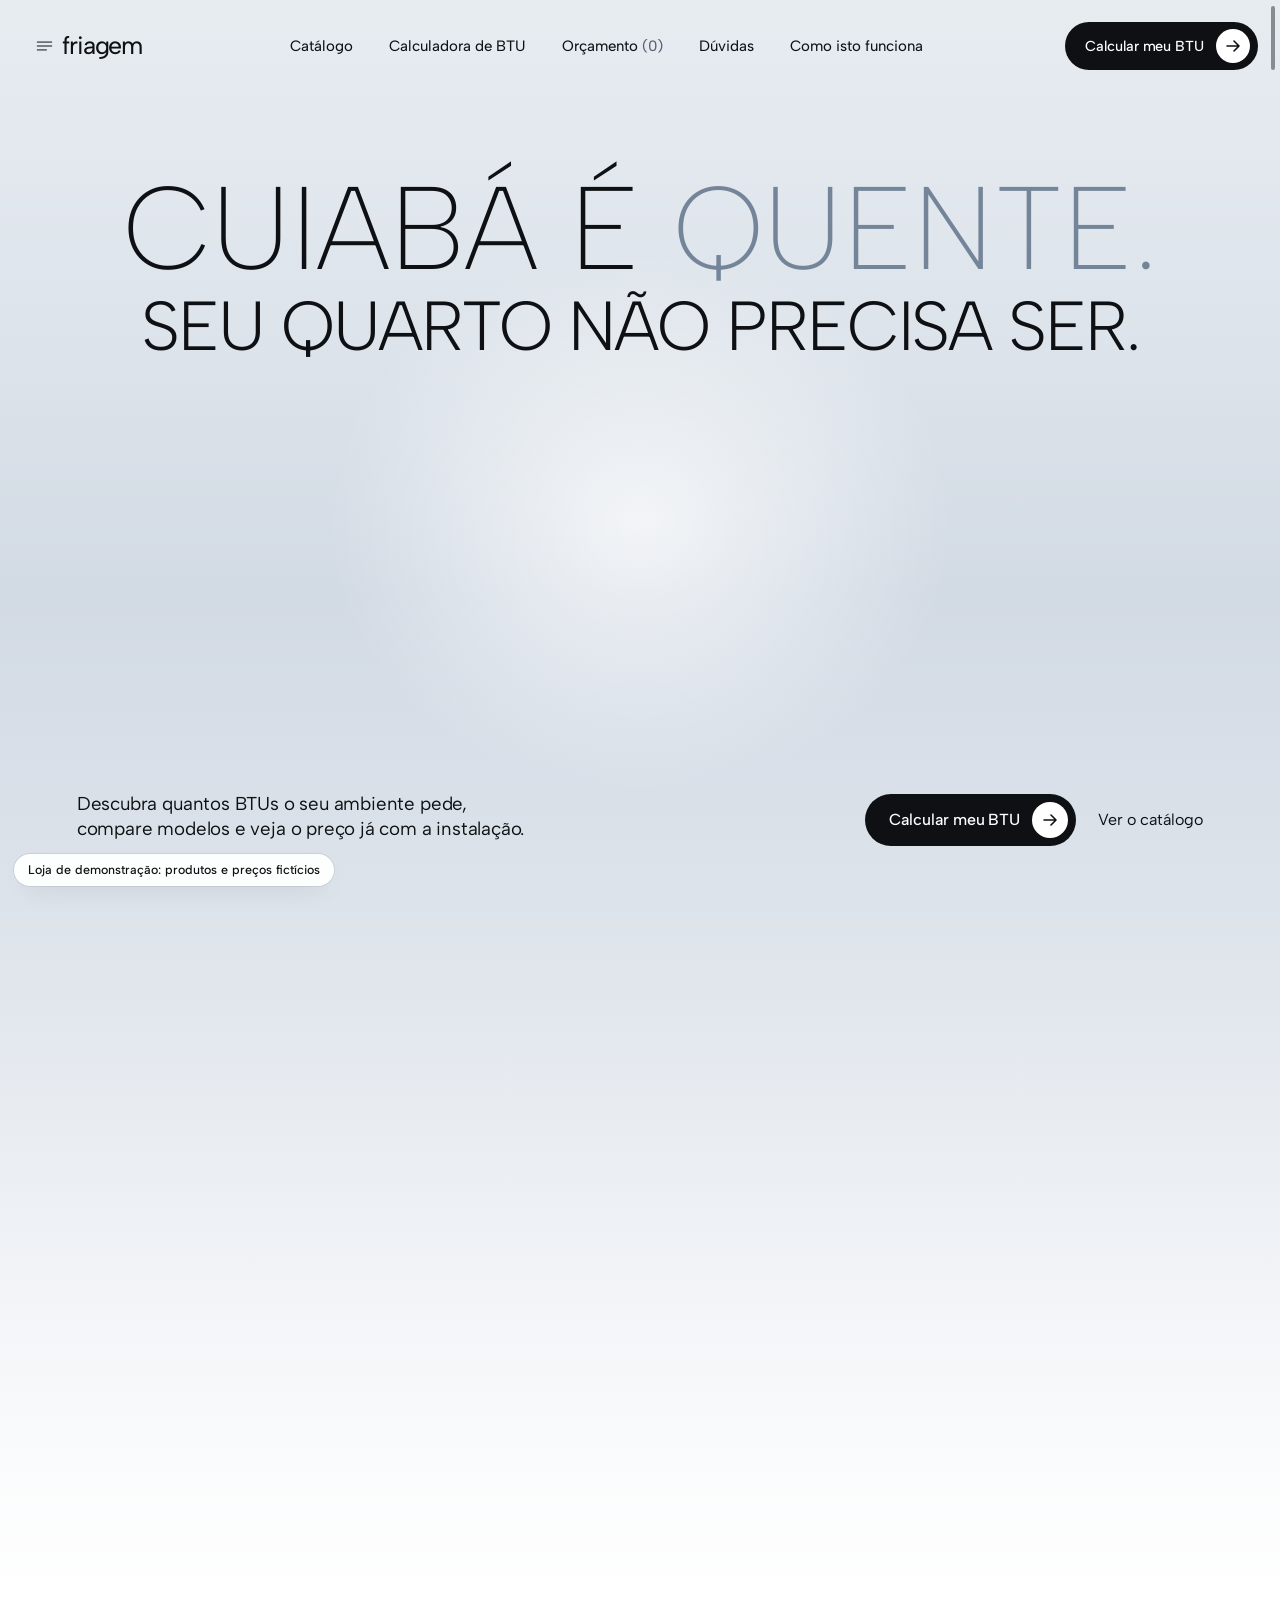
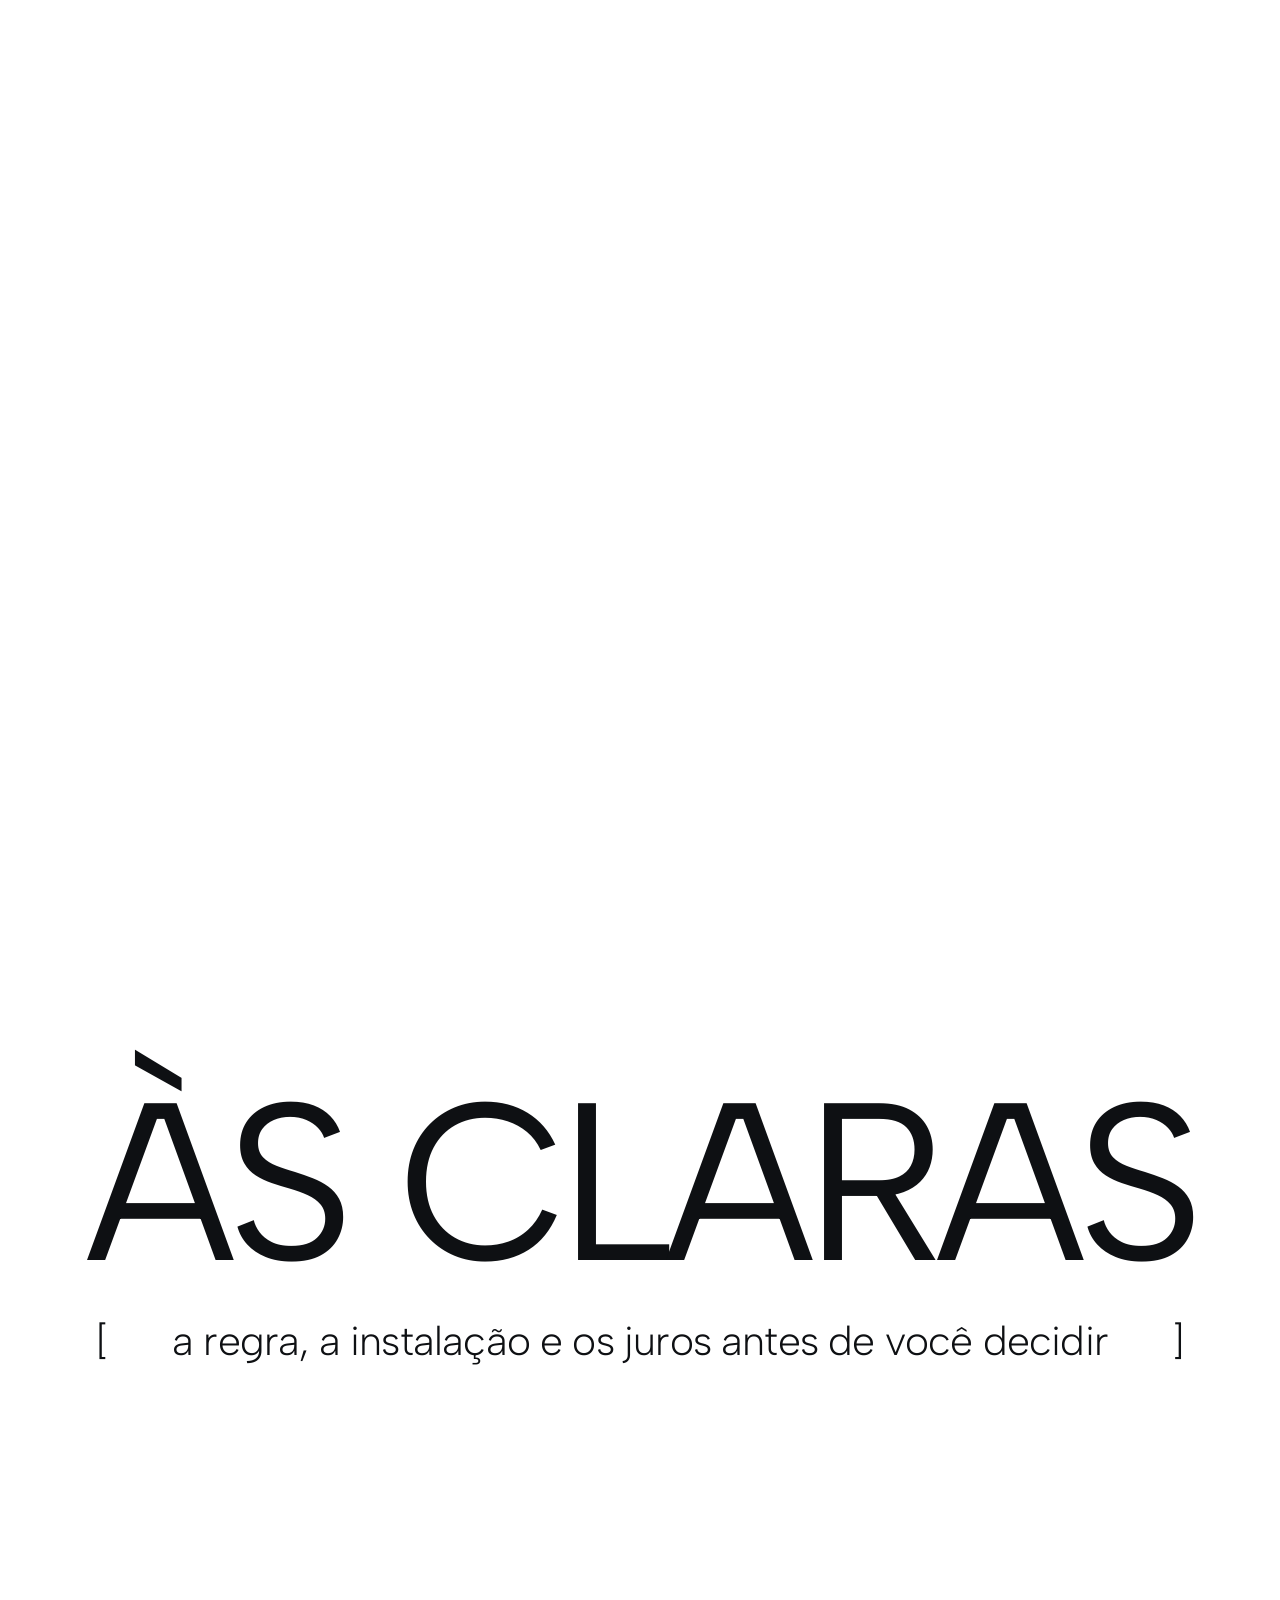
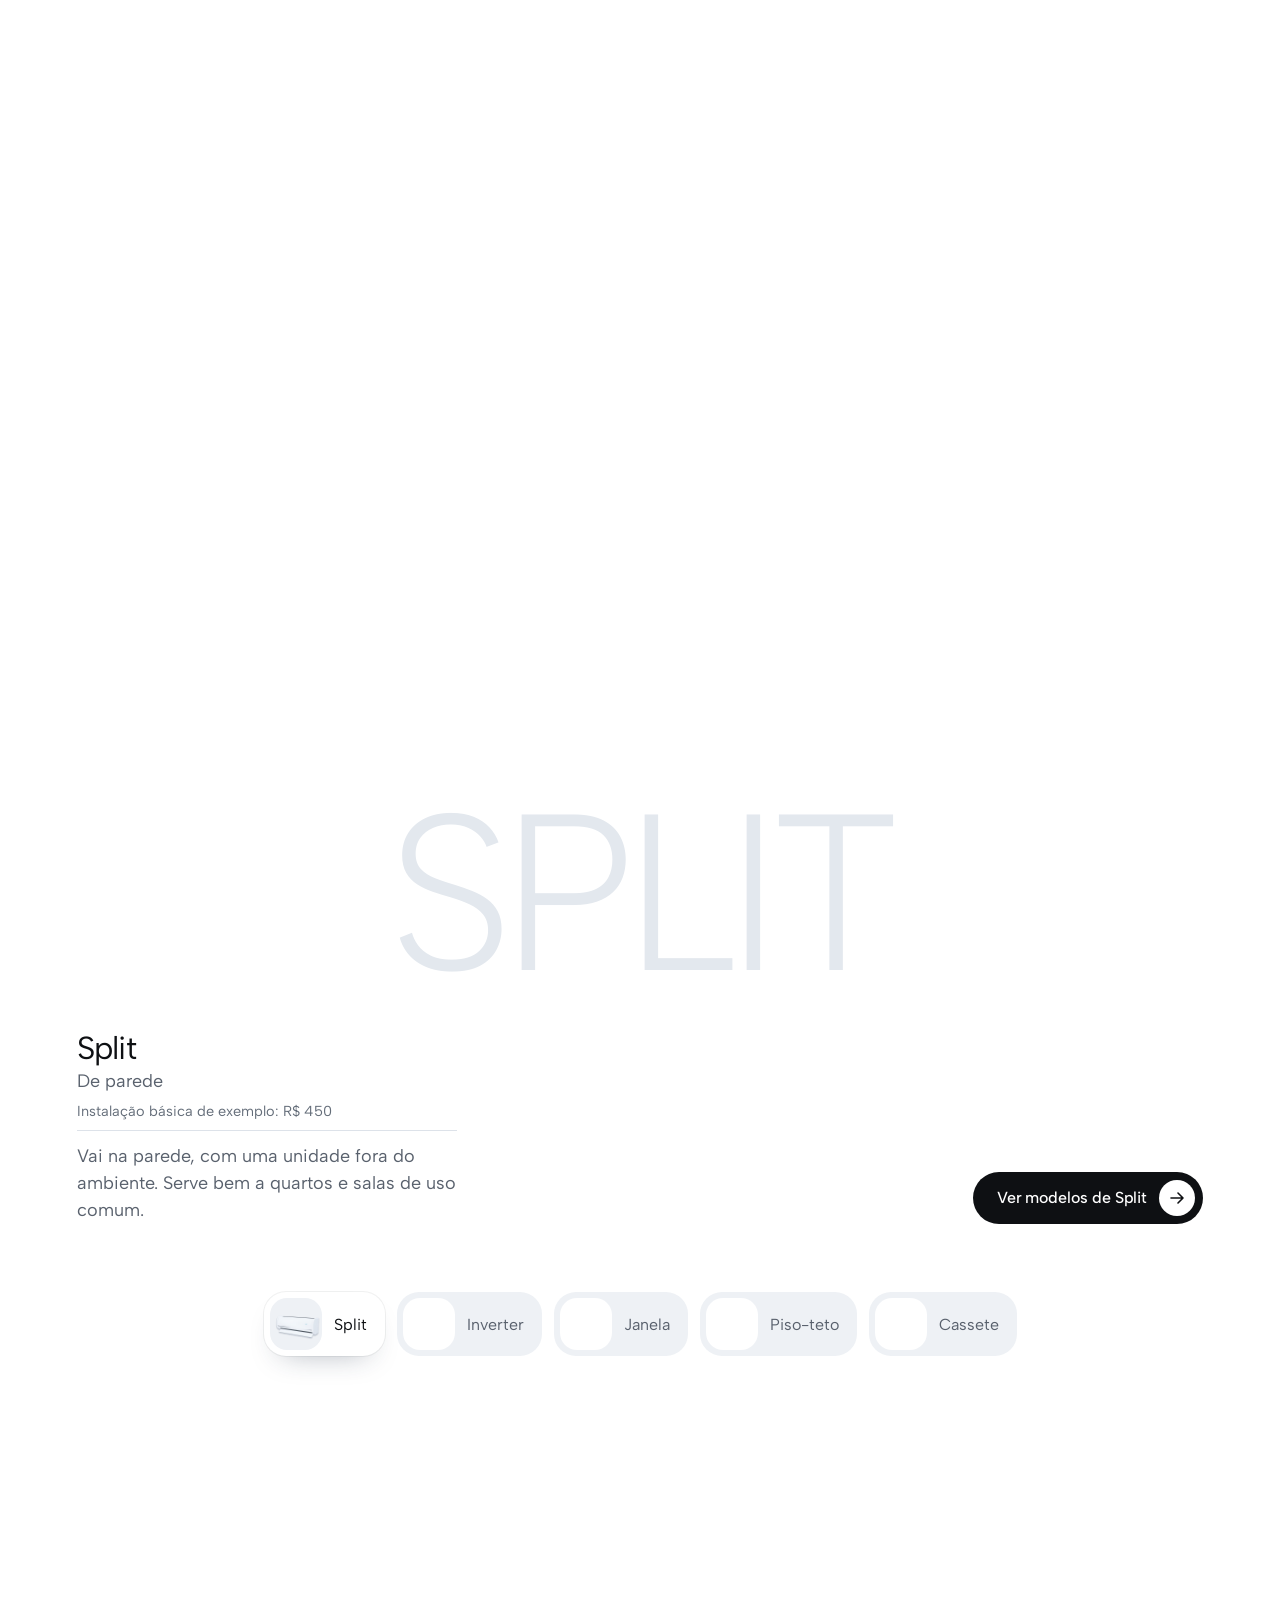
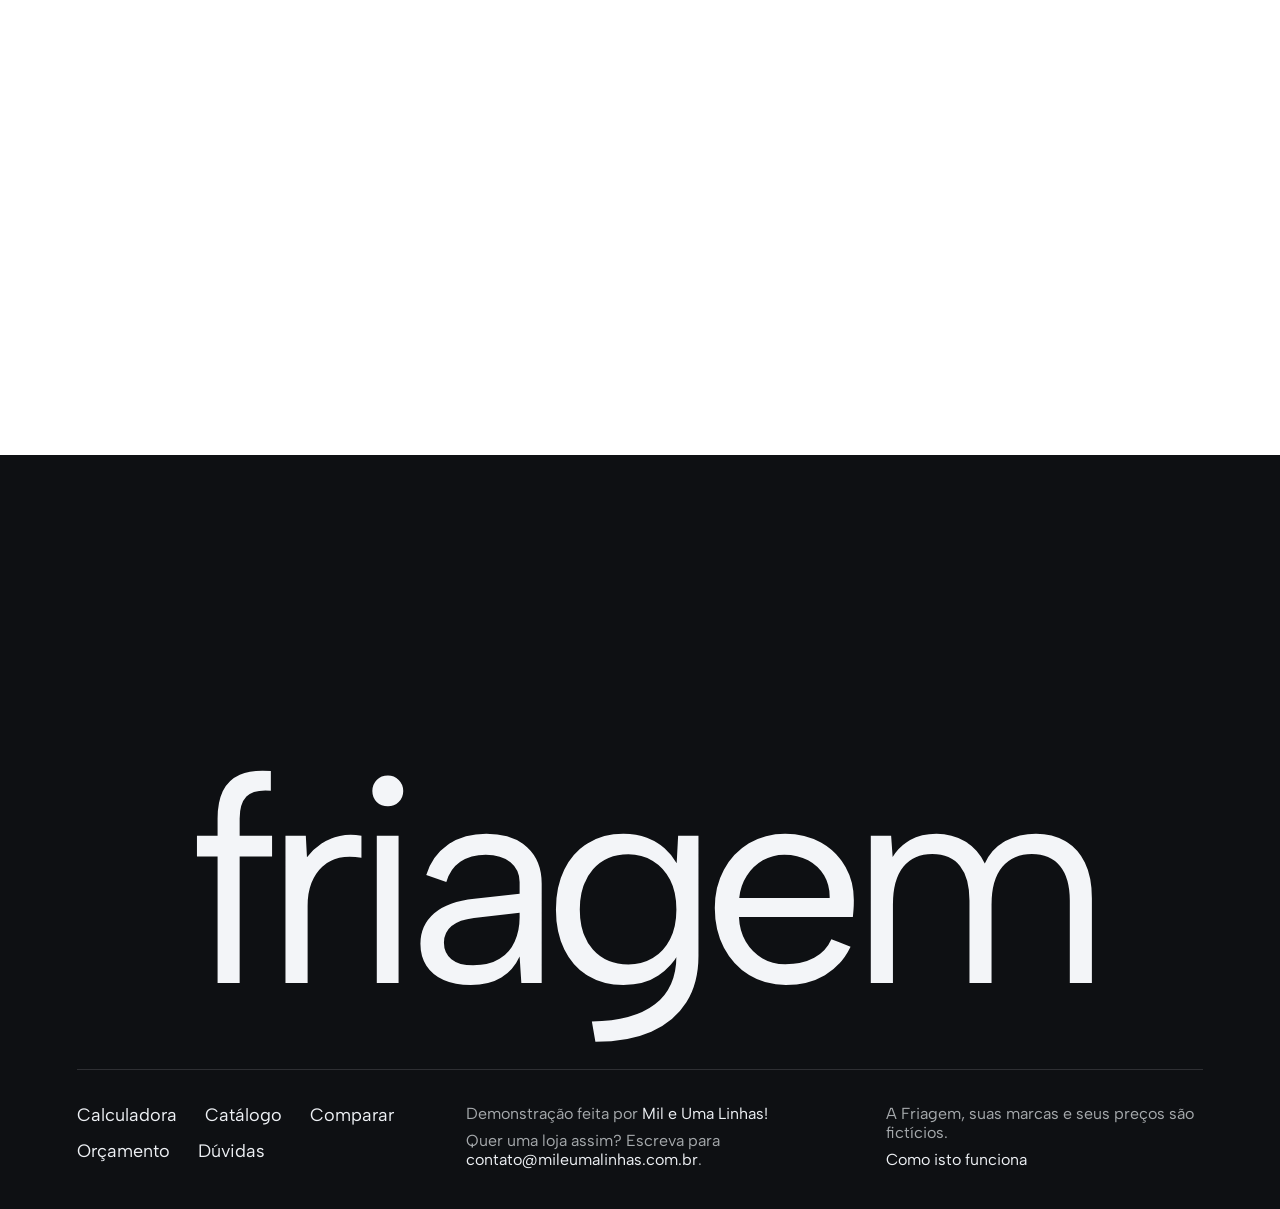
<file: index.html>
<!doctype html>
<html lang="pt-BR">
<head>
  <meta charset="utf-8" />
  <meta name="viewport" content="width=device-width, initial-scale=1" />
  <meta http-equiv="Content-Security-Policy" content="default-src 'none'; script-src 'self'; style-src 'self'; img-src 'self'; font-src 'self'; base-uri 'none'; form-action 'none'">
  <meta name="referrer" content="no-referrer" />
  <title>Friagem Ar-condicionado (loja de demonstração)</title>
  <meta name="description" content="Loja de demonstração em Cuiabá: calculadora de BTU, catálogo fictício de ar-condicionado, orçamento de instalação e simulação de parcelas." />
  <meta name="theme-color" content="#e7ecf1" />
  <meta property="og:type" content="website" />
  <meta property="og:locale" content="pt_BR" />
  <meta property="og:title" content="Friagem: loja de ar-condicionado de demonstração" />
  <meta property="og:description" content="Calculadora de BTU, comparação de modelos e orçamento com instalação. Loja, marcas e preços fictícios." />
  <meta property="og:url" content="https://toshiro01001.github.io/ar-condicionado/" />
  <meta property="og:image" content="https://toshiro01001.github.io/ar-condicionado/og.png" />
  <meta name="twitter:card" content="summary_large_image" />
  <link rel="icon" href="./img/icone.svg" type="image/svg+xml" />
  <link rel="stylesheet" href="./css/estilo.css?v=20261116" />
  <script src="./js/cedo.js?v=20261116"></script>
  <script type="module" crossorigin src="./assets/pagina.js?v=20261116"></script>
  <link rel="stylesheet" crossorigin href="./assets/index.css?v=20261116">
</head>
<body>
  <a class="pular" href="#conteudo" id="pular">Pular para o conteúdo</a>
  <p class="faixa" role="region" aria-label="Aviso de demonstração">Loja de demonstração: produtos e preços fictícios</p>
  <header class="nav">
  <div class="nav__barra">
    <a class="nav__marca" href="#/" aria-label="Friagem, voltar ao início">
      <svg class="nav__simbolo" viewBox="0 0 26 20" aria-hidden="true" focusable="false"><path d="M2 4h22M2 10h22M2 16h14" /></svg>
      <span class="nav__nome">friagem</span>
    </a>
    <button class="nav__menu-botao" id="menu-botao" type="button" aria-expanded="false" aria-controls="menu">Menu</button>
    <nav id="menu" class="nav__links" aria-label="Principal">
      <a href="#/catalogo" data-rota="catalogo">Catálogo</a>
      <a href="#/calculadora" data-rota="calculadora">Calculadora de BTU</a>
      <a href="#/orcamento" data-rota="orcamento">Orçamento <span id="contador" class="contador">(0)</span></a>
      <a href="#/duvidas" data-rota="duvidas">Dúvidas</a>
      <a href="#/como-funciona" data-rota="como-funciona">Como isto funciona</a>
    </nav>
    <a class="bt nav__cta" href="#/calculadora">
      <span>Calcular meu BTU</span>
      <i class="bt__seta" aria-hidden="true"><svg viewBox="0 0 14 14"><path d="M1 7h12M8 2l5 5-5 5" fill="none" stroke="currentColor" stroke-width="1.6" stroke-linecap="round" stroke-linejoin="round"/></svg></i>
    </a>
  </div>
</header>

  <noscript><p class="sem-js">Este site de demonstração precisa de JavaScript ligado para calcular e montar o orçamento.</p></noscript>
  <main id="conteudo" tabindex="-1">
    <section data-view="inicio" data-titulo="Friagem Ar-condicionado (loja de demonstração)">
      <section class="hero" id="topo">
  <h1 class="hero__titulo" tabindex="-1" aria-label="Cuiabá é quente. Seu quarto não precisa ser.">
    <span class="tl hero__l1" aria-hidden="true"><span>Cuiabá é <b>quente.</b></span></span>
    <span class="tl hero__l2" aria-hidden="true"><span>Seu quarto não precisa ser.</span></span>
  </h1>

  <!-- onde o Split fica, na frente do título -->
  <div class="hero__vaga" data-vaga="hero" aria-hidden="true"></div>

  <p class="hero__texto sobe">Descubra quantos BTUs o seu ambiente pede,<br />compare modelos e veja o preço já com a instalação.</p>
  <p class="hero__acoes sobe">
    <a class="bt" href="#/calculadora"><span>Calcular meu BTU</span><i class="bt__seta" aria-hidden="true"><svg viewBox="0 0 14 14"><path d="M1 7h12M8 2l5 5-5 5" fill="none" stroke="currentColor" stroke-width="1.6" stroke-linecap="round" stroke-linejoin="round"/></svg></i></a>
    <a class="link" href="#/catalogo">Ver o catálogo</a>
  </p>
</section>

      <section class="cena pecas" data-cena id="por-dentro">
  <div class="cena__visual" aria-hidden="true">
    <div class="cena__fixa"><div class="cena__vaga pecas__vaga" data-vaga="pecas"></div></div>
  </div>
  <div class="cena__textos">
    <header class="cena__abre">
      <h2 class="titulo">
        <span class="tl"><span>Por dentro</span></span>
        <span class="tl"><span>de um <em>Split.</em></span></span>
      </h2>
      <p class="corpo sobe">O ar do quarto entra por cima, passa por quatro peças e sai gelado por baixo. Saber o que cada uma faz ajuda a cuidar do aparelho.</p>
    </header>
    <article class="passo" data-passo="tampa">
      <span class="passo__num sobe">01</span>
      <h3 class="passo__titulo sobe">Tampa</h3>
      <p class="passo__texto sobe">A frente do aparelho. Ela levanta para você alcançar os filtros, sem ferramenta.</p>
    </article>
    <article class="passo" data-passo="filtro">
      <span class="passo__num sobe">02</span>
      <h3 class="passo__titulo sobe">Filtros</h3>
      <p class="passo__texto sobe">Seguram a poeira antes de o ar chegar à serpentina. Filtro sujo reduz a passagem do ar e prejudica o resfriamento.</p>
    </article>
    <article class="passo" data-passo="serpentina">
      <span class="passo__num sobe">03</span>
      <h3 class="passo__titulo sobe">Serpentina</h3>
      <p class="passo__texto sobe">Tubos de cobre com o gás frio, cercados de aletas de alumínio. É aqui que o ar perde calor.</p>
    </article>
    <article class="passo" data-passo="ventilador">
      <span class="passo__num sobe">04</span>
      <h3 class="passo__titulo sobe">Ventilador</h3>
      <p class="passo__texto sobe">Um cilindro de pás que gira e empurra o ar gelado para o ambiente, pela saída de baixo.</p>
    </article>
  </div>
</section>

      <section class="cena planejamento" data-cena id="como-usar">
  <div class="cena__visual" aria-hidden="true">
    <div class="cena__fixa"><div class="cena__vaga planejamento__vaga" data-vaga="calculo"></div></div>
  </div>
  <div class="cena__textos">
    <header class="cena__abre">
      <h2 class="titulo">
        <span class="tl"><span>Como usar o site,</span></span>
        <span class="tl"><span>em três <em>passos.</em></span></span>
      </h2>
      <p class="corpo sobe">Do tamanho do cômodo ao pedido de visita, tudo acontece aqui. Nada é cobrado nem enviado de verdade.</p>
    </header>
    <article class="passo" data-passo="calcule">
      <span class="passo__num sobe">01</span>
      <h3 class="passo__titulo sobe"><a class="link" href="#/calculadora">Calcule</a></h3>
      <p class="passo__texto sobe">Diga o tamanho do cômodo, quantas pessoas ficam nele e se bate sol da tarde. O site mostra a conta linha por linha e já sugere modelos.</p>
    </article>
    <article class="passo" data-passo="compare">
      <span class="passo__num sobe">02</span>
      <h3 class="passo__titulo sobe"><a class="link" href="#/catalogo">Compare</a></h3>
      <p class="passo__texto sobe">Filtre por BTU, tipo, tensão e preço. Marque "Comparar" em até 3 modelos para vê-los lado a lado.</p>
    </article>
    <article class="passo" data-passo="orce">
      <span class="passo__num sobe">03</span>
      <h3 class="passo__titulo sobe"><a class="link" href="#/orcamento">Orce e peça a visita</a></h3>
      <p class="passo__texto sobe">Aperte "Adicionar ao orçamento" no modelo escolhido. Na tela Orçamento, some a instalação, veja as parcelas e teste o pedido de visita.</p>
    </article>
  </div>
</section>

      <section class="cena cena--meio claras" data-cena id="claras">
  <div class="cena__visual" aria-hidden="true">
    <div class="cena__fixa"><div class="cena__vaga claras__vaga" data-vaga="claras"></div></div>
  </div>
  <div class="cena__textos claras__textos">
    <!-- a palavra e a frase também são desenhadas no 3D, atrás do Split de vidro (é o que ele entorta); estas
         ficam para leitor de tela, busca e para quando não houver WebGL -->
    <h2 class="claras__palavra" data-vidro><span class="vl">Às</span> <span class="vl">claras</span></h2>
    <p class="claras__colchete" data-vidro>
      <span class="vl claras__c">[</span>
      <span class="claras__frase"><span class="vl">a regra, a instalação e os juros</span> <span class="vl">antes de você decidir</span></span>
      <span class="vl claras__c">]</span>
    </p>
    <div class="claras__fim">
      <p class="claras__texto corpo sobe">A regra do cálculo fica escrita na tela, junto do aviso de que o resultado é uma estimativa. O valor da instalação sai por tipo de aparelho e por metro de tubulação.</p>
      <div class="claras__acao sobe">
        <p>A taxa, o valor de cada parcela e o total pago aparecem juntos.</p>
        <a class="bt" href="#/orcamento">
          <span>Ver o orçamento</span>
          <i class="bt__seta" aria-hidden="true"><svg viewBox="0 0 14 14"><path d="M1 7h12M8 2l5 5-5 5" fill="none" stroke="currentColor" stroke-width="1.6" stroke-linecap="round" stroke-linejoin="round"/></svg></i>
        </a>
      </div>
    </div>
  </div>
</section>

      <section class="equipe" id="tipos">
  <header class="equipe__topo">
    <h2 class="titulo">
      <span class="tl"><span>Cinco tipos</span></span>
      <span class="tl"><span>de <em>aparelho.</em></span></span>
    </h2>
    <p class="corpo sobe">O melhor tipo depende do ambiente, do forro e de quantas horas o aparelho fica ligado.</p>
  </header>

  <!-- o Split do palco não aparece aqui: a vaga só marca a hora de ele sair -->
  <div class="equipe__vaga" data-vaga="tipos" aria-hidden="true"></div>

  <div class="equipe__palco" role="tabpanel" id="equipe-painel" aria-labelledby="equipe-t0">
    <p class="equipe__nome" aria-hidden="true"><span class="equipe__letras">Split</span></p>
    <figure class="equipe__retrato">
      <img class="is-atual" src="./img/tipo-split.webp" alt="Ar-condicionado Split branco, de parede, com o visor marcando 24 graus" width="960" height="720" />
      <img src="./img/tipo-inverter.webp" alt="Split Inverter branco com uma faixa de vidro escuro na frente" width="960" height="720" loading="lazy" />
      <img src="./img/tipo-janela.webp" alt="Ar-condicionado de janela, uma caixa com grade na frente e dois botões" width="960" height="720" loading="lazy" />
      <img src="./img/tipo-pisoteto.webp" alt="Ar-condicionado piso-teto, largo e baixo, visto por baixo" width="960" height="720" loading="lazy" />
      <img src="./img/tipo-cassete.webp" alt="Ar-condicionado cassete, painel quadrado de forro com grade no meio" width="960" height="720" loading="lazy" />
    </figure>
    <div class="equipe__info" aria-live="polite">
      <p class="equipe__quem"><b>Split</b><span>De parede</span></p>
      <p class="equipe__cro">Instalação básica de exemplo: R$ 450</p>
      <p class="equipe__bio">Vai na parede, com uma unidade fora do ambiente. Serve bem a quartos e salas de uso comum.</p>
    </div>
    <a class="bt equipe__agendar" href="#/catalogo?tipo=split">
      <span>Ver modelos de Split</span>
      <i class="bt__seta" aria-hidden="true"><svg viewBox="0 0 14 14"><path d="M1 7h12M8 2l5 5-5 5" fill="none" stroke="currentColor" stroke-width="1.6" stroke-linecap="round" stroke-linejoin="round"/></svg></i>
    </a>
  </div>

  <ul class="equipe__seletor" role="tablist" aria-label="Tipos de aparelho">
    <li role="presentation"><button class="equipe__aba is-atual" role="tab" id="equipe-t0" aria-selected="true" aria-controls="equipe-painel"><img src="./img/tipo-split.webp" alt="" width="960" height="720" /><span>Split</span><i class="equipe__tempo" aria-hidden="true"></i></button></li>
    <li role="presentation"><button class="equipe__aba" role="tab" id="equipe-t1" aria-selected="false" aria-controls="equipe-painel"><img src="./img/tipo-inverter.webp" alt="" width="960" height="720" loading="lazy" /><span>Inverter</span><i class="equipe__tempo" aria-hidden="true"></i></button></li>
    <li role="presentation"><button class="equipe__aba" role="tab" id="equipe-t2" aria-selected="false" aria-controls="equipe-painel"><img src="./img/tipo-janela.webp" alt="" width="960" height="720" loading="lazy" /><span>Janela</span><i class="equipe__tempo" aria-hidden="true"></i></button></li>
    <li role="presentation"><button class="equipe__aba" role="tab" id="equipe-t3" aria-selected="false" aria-controls="equipe-painel"><img src="./img/tipo-pisoteto.webp" alt="" width="960" height="720" loading="lazy" /><span>Piso-teto</span><i class="equipe__tempo" aria-hidden="true"></i></button></li>
    <li role="presentation"><button class="equipe__aba" role="tab" id="equipe-t4" aria-selected="false" aria-controls="equipe-painel"><img src="./img/tipo-cassete.webp" alt="" width="960" height="720" loading="lazy" /><span>Cassete</span><i class="equipe__tempo" aria-hidden="true"></i></button></li>
  </ul>
</section>

      <section class="agendar" id="calcule">
  <h2 class="agendar__titulo" aria-label="Quantos BTUs o seu cômodo pede?">
    <span class="tl agendar__l1" aria-hidden="true"><span>Quantos <b>BTUs</b></span></span>
    <span class="tl agendar__l2" aria-hidden="true"><span>o cômodo pede?</span></span>
  </h2>
  <!-- o Split volta sozinho, pousado sobre a segunda linha (como no hero) -->
  <div class="agendar__vaga" data-vaga="chamada" aria-hidden="true"></div>

  <div class="agendar__grade">
    <div class="agendar__info">
      <p class="corpo sobe"><strong>Isto é uma estimativa.</strong> A regra não enxerga tipo de telhado, isolamento, janelas grandes nem a circulação do ar. Antes de comprar, um técnico precisa ver o ambiente.</p>
      <dl class="agendar__dados sobe">
        <div><dt>Sem sol da tarde</dt><dd>600 BTU por m²</dd></div>
        <div><dt>Com sol da tarde</dt><dd>800 BTU por m²</dd></div>
        <div><dt>Cada pessoa além da primeira</dt><dd>Mais 600 BTU</dd></div>
        <div><dt>Cada equipamento que esquenta</dt><dd>Mais 600 BTU<br /><small>TV, computador ou frigobar</small></dd></div>
      </dl>
    </div>

    <form class="form sobe" id="mini-calc" novalidate>
      <div class="cp">
        <input id="m-area" name="area" inputmode="decimal" autocomplete="off" required placeholder=" " value="12" />
        <label for="m-area">Área do ambiente, em m²</label>
        <small class="cp__erro">Digite a área, de 1 a 200 m².</small>
      </div>
      <fieldset class="escolha">
        <legend>Pessoas no ambiente</legend>
        <label><input type="radio" name="pessoas" value="1" /><span>1</span></label>
        <label><input type="radio" name="pessoas" value="2" checked /><span>2</span></label>
        <label><input type="radio" name="pessoas" value="3" /><span>3</span></label>
        <label><input type="radio" name="pessoas" value="4" /><span>4</span></label>
        <label><input type="radio" name="pessoas" value="5" /><span>5</span></label>
      </fieldset>
      <fieldset class="escolha">
        <legend>Bate sol direto depois do meio-dia?</legend>
        <label><input type="radio" name="sol" value="nao" checked /><span>Não</span></label>
        <label><input type="radio" name="sol" value="sim" /><span>Sim</span></label>
      </fieldset>
      <p class="mini__visor" role="status" aria-live="polite">
        <span>Estimativa em BTU por hora</span>
        <b id="m-total">7.800</b>
        <small id="m-indicado"></small>
      </p>
      <a class="bt form__enviar" id="m-ver" href="#/calculadora">
        <span>Ver modelos</span>
        <i class="bt__seta" aria-hidden="true"><svg viewBox="0 0 14 14"><path d="M1 7h12M8 2l5 5-5 5" fill="none" stroke="currentColor" stroke-width="1.6" stroke-linecap="round" stroke-linejoin="round"/></svg></i>
      </a>
      <p class="mini__nota">Conta rápida, com pé-direito de até 2,70 m e nenhum equipamento que esquenta. A <a class="link" href="#/calculadora">calculadora completa</a> considera o resto e mostra a conta linha por linha.</p>
    </form>
  </div>
</section>

      <section class="perguntas" id="perguntas">
  <div class="perguntas__lado">
    <h2 class="titulo">
      <span class="tl"><span>Dúvidas</span></span>
      <span class="tl"><span><em>frequentes.</em></span></span>
    </h2>
    <p class="corpo sobe">Informação geral. O manual do aparelho e o técnico que vê o local têm a palavra final.</p>
    <p class="corpo sobe"><a class="link" href="#/duvidas">Ver todas as dúvidas</a></p>
    <div class="perguntas__vaga" data-vaga="perguntas" aria-hidden="true"></div>
  </div>
  <ul class="perguntas__lista">
    <li class="pergunta sobe">
      <button class="pergunta__q" aria-expanded="false" aria-controls="r1" id="q1">O que é BTU?<i aria-hidden="true"></i></button>
      <div class="pergunta__r" id="r1" role="region" aria-labelledby="q1"><p>BTU é uma unidade de energia térmica. No ar-condicionado, o número indica quanto calor o aparelho consegue retirar do ambiente por hora. Por isso o certo é BTU por hora, embora quase todo mundo fale só BTU.</p></div>
    </li>
    <li class="pergunta sobe">
      <button class="pergunta__q" aria-expanded="false" aria-controls="r2" id="q2">A regra de 600 ou 800 BTU por m² é exata?<i aria-hidden="true"></i></button>
      <div class="pergunta__r" id="r2" role="region" aria-labelledby="q2"><p>Não. É uma regra prática de mercado, boa para chegar a uma primeira estimativa. O resultado muda com telhado, isolamento, tamanho das janelas e direção do sol. Por isso a escolha final deve passar por um técnico.</p></div>
    </li>
    <li class="pergunta sobe">
      <button class="pergunta__q" aria-expanded="false" aria-controls="r3" id="q3">Qual a diferença entre Inverter e convencional?<i aria-hidden="true"></i></button>
      <div class="pergunta__r" id="r3" role="region" aria-labelledby="q3"><p>O compressor convencional funciona em liga e desliga. O Inverter varia a velocidade e ajusta a potência conforme a necessidade, o que mantém a temperatura mais estável e costuma deixar o funcionamento mais silencioso.</p></div>
    </li>
    <li class="pergunta sobe">
      <button class="pergunta__q" aria-expanded="false" aria-controls="r4" id="q4">Por que a distância da tubulação muda o preço?<i aria-hidden="true"></i></button>
      <div class="pergunta__r" id="r4" role="region" aria-labelledby="q4"><p>Mais distância pede mais tubo, isolamento e mão de obra, e pode exigir carga adicional de gás. Cada fabricante define no manual a distância máxima e o desnível permitidos entre as unidades.</p></div>
    </li>
    <li class="pergunta sobe">
      <button class="pergunta__q" aria-expanded="false" aria-controls="r5" id="q5">De quanto em quanto tempo limpo o filtro?<i aria-hidden="true"></i></button>
      <div class="pergunta__r" id="r5" role="region" aria-labelledby="q5"><p>Muitos manuais pedem limpeza a cada duas a quatro semanas em uso frequente. Em períodos de seca, com mais poeira e fumaça, o filtro suja mais rápido. Filtro sujo reduz a passagem do ar e prejudica o resfriamento.</p></div>
    </li>
    <li class="pergunta sobe">
      <button class="pergunta__q" aria-expanded="false" aria-controls="r6" id="q6">Preciso recarregar o gás todo ano?<i aria-hidden="true"></i></button>
      <div class="pergunta__r" id="r6" role="region" aria-labelledby="q6"><p>Não. O gás circula em um sistema fechado e não se gasta com o uso. Se está faltando gás, provavelmente há vazamento, que precisa ser encontrado e consertado antes da recarga.</p></div>
    </li>
  </ul>
</section>

    </section>
    <div class="loja">
<!-- CATÁLOGO -->
<section data-view="catalogo" data-titulo="Catálogo | Friagem (demonstração)" hidden>
  <div class="bloco cabeca">
    <h1 tabindex="-1">Catálogo</h1>
    <p class="intro">Marcas, modelos e preços inventados para esta demonstração. Aperte "Adicionar ao orçamento" no modelo que quiser, ou marque "Comparar" em até 3 modelos para vê-los lado a lado. Os filtros ajudam a achar o aparelho certo para o seu BTU.</p>
  </div>
  <div class="catalogo">
    <details id="filtros-caixa" class="filtros">
      <summary>Filtros</summary>
      <form id="filtros" class="filtros-form" aria-label="Filtrar modelos">
        <fieldset>
          <legend>Tipo</legend>
          <div id="filtro-tipos" class="marcadores"></div>
        </fieldset>
        <div class="campo"><label for="f-btu">Capacidade (BTU)</label><select id="f-btu"></select></div>
        <div class="campo"><label for="f-tensao">Tensão</label>
          <select id="f-tensao"><option value="">Todas</option><option value="127">127 V</option><option value="220">220 V</option></select>
        </div>
        <fieldset>
          <legend>Faixa de preço (R$)</legend>
          <div class="dupla">
            <div class="campo"><label for="f-min">De</label><input id="f-min" type="number" min="0" step="100" inputmode="numeric"></div>
            <div class="campo"><label for="f-max">Até</label><input id="f-max" type="number" min="0" step="100" inputmode="numeric"></div>
          </div>
          <p id="f-preco-erro" class="erro" hidden>O valor de "De" está acima do valor de "Até".</p>
        </fieldset>
        <button type="button" id="f-limpar" class="botao botao-contorno">Limpar filtros</button>
      </form>
    </details>
    <div class="vitrine">
      <h2 class="so-leitor">Modelos</h2>
      <div class="vitrine-barra">
        <p id="contagem" role="status" aria-live="polite"></p>
        <div class="campo campo-linha"><label for="f-ordem">Ordenar por</label>
          <select id="f-ordem">
            <option value="preco-asc">Menor preço</option>
            <option value="preco-desc">Maior preço</option>
            <option value="btu-asc">Menor capacidade</option>
            <option value="btu-desc">Maior capacidade</option>
            <option value="ruido-asc">Menor ruído</option>
          </select>
        </div>
      </div>
      <ul id="grade" class="grade"></ul>
      <div id="vazio" class="vazio" hidden>
        <p>Nenhum modelo atende a esses filtros. Tire um filtro ou amplie a faixa de preço.</p>
        <button type="button" id="vazio-limpar" class="botao botao-escuro">Limpar filtros</button>
      </div>
    </div>
  </div>
</section>

<!-- CALCULADORA -->
<section data-view="calculadora" data-titulo="Calculadora de BTU | Friagem (demonstração)" hidden>
  <div class="bloco cabeca">
    <h1 tabindex="-1">Calculadora de BTU</h1>
    <p class="intro">Aperte os botões + e − ou digite os números do seu cômodo, como em um controle remoto. O visor mostra na hora quantos BTUs (a medida da potência do ar-condicionado) o ambiente pede, e os modelos que servem aparecem no fim da página.</p>
  </div>
  <div class="calc">
    <form id="calc" class="controle" aria-label="Dados do ambiente" novalidate>
      <div class="visor" id="visor">
        <p class="visor-rotulo">Estimativa em BTU por hora</p>
        <div id="visor-digitos" class="visor-digitos" aria-hidden="true"></div>
        <p class="visor-rotulo" id="visor-indicado"></p>
      </div>
      <p id="calc-falado" class="so-leitor" role="status" aria-live="polite"></p>
      <div id="calc-campos" class="teclas"></div>
      <label class="chave" for="c-sol">
        <input id="c-sol" type="checkbox" role="switch">
        <span class="chave-trilho" aria-hidden="true"></span>
        <span class="chave-texto"><strong>Sol da tarde</strong><span>O ambiente recebe sol direto depois do meio-dia</span></span>
      </label>
      <button type="button" id="c-padrao" class="controle-reset">Voltar aos valores iniciais</button>
    </form>

    <div class="conta">
      <h2>A conta, linha por linha</h2>
      <ol id="conta-linhas" class="conta-linhas"></ol>
      <p class="conta-total"><span>Total estimado</span><strong id="conta-total"></strong></p>
      <p class="conta-aviso"><strong>Isto é uma estimativa.</strong> A regra não enxerga tipo de telhado, isolamento, janelas grandes nem a circulação do ar. Antes de comprar, um técnico precisa ver o ambiente.</p>
      <h3>A regra usada aqui</h3>
      <ul class="regra">
        <li>600 BTU por m² sem sol da tarde, ou 800 BTU por m² com sol da tarde.</li>
        <li>Pé-direito acima de 2,70 m aumenta a parte da área na mesma proporção. Abaixo disso, não reduz.</li>
        <li>Mais 600 BTU para cada pessoa além da primeira.</li>
        <li>Mais 600 BTU para cada equipamento que esquenta, como TV, computador ou frigobar.</li>
        <li>O aparelho indicado é a menor capacidade do catálogo que cobre o total.</li>
      </ul>
    </div>
  </div>
  <div class="bloco">
    <h2>Modelos do catálogo para este resultado</h2>
    <p id="rec-texto" class="intro"></p>
    <ul id="rec-grade" class="grade grade-rec"></ul>
    <p id="rec-mais"></p>
  </div>
</section>

<!-- COMPARAÇÃO -->
<section data-view="comparar" data-titulo="Comparar modelos | Friagem (demonstração)" hidden>
  <div class="bloco cabeca">
    <h1 tabindex="-1">Comparar modelos</h1>
    <p id="comp-texto" class="intro"></p>
  </div>
  <div class="bloco bloco-justo">
    <p id="comp-dica" class="dica comp-dica">Deslize a tabela para o lado para ver todos os modelos.</p>
    <div id="comp-rolagem" class="comp-rolagem" tabindex="0" role="region" aria-label="Tabela de comparação, role para os lados se precisar"></div>
    <p><a class="botao botao-contorno" href="#/catalogo">Voltar ao catálogo</a></p>
  </div>
</section>

<!-- ORÇAMENTO -->
<section data-view="orcamento" data-titulo="Orçamento e instalação | Friagem (demonstração)" hidden>
  <div class="bloco cabeca">
    <h1 tabindex="-1">Orçamento e instalação</h1>
    <p class="intro">Aqui ficam os aparelhos que você escolheu. Inclua a instalação, escolha em quantas vezes pagar e, se quiser, teste o pedido de visita. Todos os valores são exemplos e nada desta página é enviado a ninguém.</p>
  </div>
  <div class="orc">
      <section aria-labelledby="t-carrinho">
        <h2 id="t-carrinho">Seu orçamento</h2>
        <div id="carrinho-vazio" class="vazio" hidden>
          <p>O orçamento está vazio. Calcule o BTU para ver sugestões ou escolha no catálogo.</p>
          <p class="acoes"><a class="botao botao-escuro" href="#/calculadora">Calcular meu BTU</a> <a class="botao botao-contorno" href="#/catalogo">Ver o catálogo</a></p>
        </div>
        <ul id="carrinho" class="linhas"></ul>
      </section>

    <aside id="resumo" class="resumo" aria-labelledby="t-resumo">
      <h2 id="t-resumo">Resumo</h2>
      <dl class="resumo-linhas">
        <div><dt>Aparelhos</dt><dd id="r-aparelhos"></dd></div>
        <div><dt>Instalação</dt><dd id="r-instalacao"></dd></div>
        <div class="resumo-total"><dt>Total à vista</dt><dd id="r-total"></dd></div>
      </dl>
      <div class="campo"><label for="p-n">Simular parcelas</label><select id="p-n"></select></div>
      <p id="p-resultado" class="parcela" role="status" aria-live="polite"></p>
      <dl class="resumo-linhas resumo-miudo">
        <div><dt>Total pago</dt><dd id="p-total"></dd></div>
        <div><dt>Juros no período</dt><dd id="p-juros"></dd></div>
      </dl>
      <p class="dica">Juros de exemplo: 1,99% ao mês, de 2x a 12x, pela tabela Price. Em 1x não há juros. Não é uma oferta de crédito.</p>
    </aside>

      <section class="painel" aria-labelledby="t-inst">
        <h2 id="t-inst">Já tem o aparelho? Orce só a instalação</h2>
        <form id="inst" class="inst" novalidate>
          <div class="campo"><label for="i-tipo">Tipo do aparelho</label><select id="i-tipo"></select></div>
          <div class="campo"><label for="i-metros">Distância da tubulação (m)</label><input id="i-metros" type="number" min="1" max="30" step="1" value="3" inputmode="numeric"></div>
          <p id="i-erro" class="erro" hidden></p>
          <p id="i-conta" class="inst-conta" role="status" aria-live="polite"></p>
          <button class="botao botao-contorno" type="submit">Adicionar instalação ao orçamento</button>
        </form>
        <details class="tabela-ex">
          <summary>Ver a tabela de valores de exemplo</summary>
          <p>O valor base inclui até 3 m de tubulação. Cada metro além disso é somado.</p>
          <div class="comp-rolagem" tabindex="0" role="region" aria-label="Valores de exemplo da instalação">
            <table><thead><tr><th scope="col">Tipo</th><th scope="col">Base</th><th scope="col">Metro extra</th></tr></thead><tbody id="tabela-inst"></tbody></table>
          </div>
        </details>
      </section>

      <section class="painel" aria-labelledby="t-visita">
        <h2 id="t-visita">Pedir visita técnica</h2>
        <p class="aviso-form"><strong>Nada é enviado de verdade.</strong> Este formulário só testa a validação na sua tela e não guarda o que você digitar. Use dados de mentira.</p>
        <form id="visita" class="visita" novalidate autocomplete="off">
          <div class="campo">
            <label for="v-nome">Nome</label>
            <input id="v-nome" name="nome" type="text" aria-describedby="v-nome-erro" autocomplete="off">
            <p id="v-nome-erro" class="erro" hidden></p>
          </div>
          <div class="campo">
            <label for="v-tel">Telefone com DDD</label>
            <input id="v-tel" name="telefone" type="tel" inputmode="tel" aria-describedby="v-tel-dica v-tel-erro" autocomplete="off">
            <p id="v-tel-dica" class="dica">Exemplo: (65) 90000-0000</p>
            <p id="v-tel-erro" class="erro" hidden></p>
          </div>
          <div class="campo">
            <label for="v-bairro">Bairro</label>
            <input id="v-bairro" name="bairro" type="text" aria-describedby="v-bairro-erro" autocomplete="off">
            <p id="v-bairro-erro" class="erro" hidden></p>
          </div>
          <div class="dupla dupla-larga">
            <div class="campo">
              <label for="v-data">Data preferida</label>
              <input id="v-data" name="data" type="date" aria-describedby="v-data-erro" autocomplete="off">
              <p id="v-data-erro" class="erro" hidden></p>
            </div>
            <div class="campo">
              <label for="v-periodo">Período</label>
              <select id="v-periodo" name="periodo" aria-describedby="v-periodo-erro">
                <option value="">Escolha</option><option>Manhã</option><option>Tarde</option>
              </select>
              <p id="v-periodo-erro" class="erro" hidden></p>
            </div>
          </div>
          <button class="botao botao-escuro" type="submit">Pedir visita</button>
          <div id="v-ok" class="confirmacao" tabindex="-1" hidden>
            <p><strong>Pedido de visita simulado.</strong> Nada foi enviado nem guardado, e o formulário foi limpo. Na versão real, a loja receberia este pedido.</p>
          </div>
        </form>
      </section>
  </div>
</section>

<!-- DÚVIDAS -->
<section data-view="duvidas" data-titulo="Dúvidas frequentes | Friagem (demonstração)" hidden>
  <div class="bloco cabeca">
    <h1 tabindex="-1">Dúvidas frequentes</h1>
    <p class="intro">Informação geral. O manual do aparelho e o técnico que vê o local têm a palavra final.</p>
  </div>
  <div class="bloco bloco-justo duvidas">
    <h2>BTU</h2>
    <details><summary>O que é BTU?</summary><p>BTU é uma unidade de energia térmica. No ar-condicionado, o número indica quanto calor o aparelho consegue retirar do ambiente por hora. Por isso o certo é BTU por hora, embora quase todo mundo fale só BTU.</p></details>
    <details><summary>A regra de 600 ou 800 BTU por m² é exata?</summary><p>Não. É uma regra prática de mercado, boa para chegar a uma primeira estimativa. O resultado muda com telhado, isolamento, tamanho das janelas e direção do sol. Por isso a escolha final deve passar por um técnico.</p></details>
    <details><summary>E se eu comprar um aparelho maior do que o necessário?</summary><p>Você paga mais na compra e na instalação sem ganho de conforto. Em aparelhos convencionais, o excesso faz o compressor ligar e desligar em ciclos curtos, o que retira menos umidade do ar.</p></details>
    <details><summary>E se eu comprar um aparelho menor do que o necessário?</summary><p>Ele pode não alcançar a temperatura escolhida nas horas mais quentes e tende a trabalhar perto do limite por muito tempo, o que aumenta o consumo e o desgaste.</p></details>
    <h2>Inverter</h2>
    <details><summary>Qual a diferença entre Inverter e convencional?</summary><p>O compressor convencional funciona em liga e desliga. O Inverter varia a velocidade e ajusta a potência conforme a necessidade, o que mantém a temperatura mais estável e costuma deixar o funcionamento mais silencioso.</p></details>
    <details><summary>O Inverter sempre gasta menos energia?</summary><p>Costuma ser mais eficiente, principalmente em uso prolongado, mas a diferença depende do modelo, do dimensionamento e de quantas horas ele fica ligado. Para comparar aparelhos reais, confira a etiqueta de eficiência do Inmetro de cada um. Os produtos desta demonstração são fictícios e não têm etiqueta.</p></details>
    <h2>Instalação</h2>
    <details><summary>Por que a distância da tubulação muda o preço?</summary><p>Mais distância pede mais tubo, isolamento e mão de obra, e pode exigir carga adicional de gás. Cada fabricante define no manual a distância máxima e o desnível permitidos entre as unidades.</p></details>
    <details><summary>Posso ligar em qualquer tomada?</summary><p>Confira antes se a tensão do aparelho combina com a do local, porque 127 V e 220 V não são intercambiáveis. Muitos aparelhos pedem circuito próprio, com disjuntor e fiação dimensionados. Um eletricista qualificado deve avaliar a instalação.</p></details>
    <h2>Manutenção</h2>
    <details><summary>De quanto em quanto tempo limpo o filtro?</summary><p>Muitos manuais pedem limpeza a cada duas a quatro semanas em uso frequente. Em períodos de seca, com mais poeira e fumaça, o filtro suja mais rápido. Filtro sujo reduz a passagem do ar e prejudica o resfriamento.</p></details>
    <details><summary>Preciso de limpeza profissional?</summary><p>Sim, de tempos em tempos. Uma referência comum é ao menos uma vez por ano, ou antes disso se houver mau cheiro, pouco ar ou gotejamento. O técnico limpa serpentina, turbina, bandeja e dreno, e verifica a unidade externa.</p></details>
    <details><summary>Preciso recarregar o gás todo ano?</summary><p>Não. O gás circula em um sistema fechado e não se gasta com o uso. Se está faltando gás, provavelmente há vazamento, que precisa ser encontrado e consertado antes da recarga.</p></details>
    <details><summary>O aparelho está pingando dentro de casa. O que pode ser?</summary><p>As causas comuns são dreno entupido ou sem caimento, e filtro muito sujo, que pode formar gelo na serpentina. Desligue o aparelho, limpe o filtro e, se continuar, chame um técnico.</p></details>
  </div>
</section>

<!-- COMO FUNCIONA -->
<section data-view="como-funciona" data-titulo="Como isto funciona | Friagem (demonstração)" hidden>
  <div class="bloco cabeca">
    <h1 tabindex="-1">Como isto funciona</h1>
    <p class="intro">A Friagem não existe. Este site é uma demonstração do que uma loja de ar-condicionado pode ter: marcas, modelos, preços e valores de instalação são inventados, e nada é vendido, cobrado ou enviado de verdade.</p>
  </div>
  <div class="bloco bloco-justo texto-corrido">
    <h2>O que acontece por trás</h2>
    <p>O site é feito de arquivos simples: HTML para a estrutura, CSS para a aparência e JavaScript para as contas. Tudo roda no seu navegador, sem servidor e sem serviços de terceiros.</p>
    <p>Orçamento, comparação, filtros e valores da calculadora ficam guardados no próprio navegador, no recurso chamado localStorage (uma memória local que só o seu navegador lê), para não sumirem quando a página recarrega. O formulário de visita não guarda nem envia nada.</p>
    <details class="detalhes-tecnicos">
      <summary>Detalhes técnicos</summary>
      <ul>
        <li>HTML, CSS e JavaScript puros, sem bibliotecas, sem framework e sem etapa de build.</li>
        <li>Página única: as telas estão todas em <code>index.html</code> e o JavaScript mostra uma de cada vez conforme o endereço (<code>#/catalogo</code>, <code>#/calculadora</code> e assim por diante).</li>
        <li>Código separado em três arquivos: <code>js/dados.js</code> (catálogo, valores de instalação, juros e constantes da regra), <code>js/logica.js</code> (as contas, sem nada de tela) e <code>js/app.js</code> (telas, filtros, carrinho, formulário e rotas).</li>
        <li>Todo dado variável entra na tela por <code>textContent</code>, nunca como HTML montado em texto.</li>
        <li>Content Security Policy (regra do navegador que limita de onde a página pode carregar coisas) permitindo só arquivos do próprio site; nenhum pedido sai para outros servidores, nem para fontes.</li>
        <li>Fontes TeX Gyre Heros reduzidas e servidas pelo próprio site, com licença GUST.</li>
        <li>Carrinho, comparação, filtros e valores da calculadora no <code>localStorage</code>. O site continua funcionando se o <code>localStorage</code> estiver bloqueado ou corrompido.</li>
        <li>Testes de ponta a ponta com Playwright em <code>tests/fluxos.js</code>, cobrindo computador e celular, contraste, acessibilidade e os cálculos.</li>
        <li>Hospedado no GitHub Pages. O código está aberto no repositório <code>Toshiro01001/ar-condicionado</code>.</li>
      </ul>
    </details>
    <h2>O que dá para adaptar</h2>
    <ul>
      <li>Nome, cores e ilustrações da loja.</li>
      <li>A lista de modelos, com marcas e preços reais, trocando um único arquivo de dados.</li>
      <li>A regra da calculadora e o valor por m².</li>
      <li>Os valores de instalação e a taxa de juros.</li>
      <li>As perguntas frequentes.</li>
    </ul>
    <h2>O que a versão real precisaria a mais</h2>
    <ul>
      <li>Um servidor e um painel para a loja cadastrar produtos, preços e estoque.</li>
      <li>Envio do pedido de visita por e-mail, WhatsApp ou sistema da loja, com política de privacidade conforme a LGPD.</li>
      <li>Pagamento por uma empresa autorizada, com taxas e parcelas reais, e emissão de nota fiscal.</li>
      <li>Regras reais de frete, área atendida, garantia e troca, revisadas pela loja.</li>
      <li>Uma regra de cálculo validada por um técnico responsável.</li>
      <li>Páginas próprias de produto, para aparecer melhor em buscas como o Google.</li>
    </ul>
  </div>
</section>
</div>

  </main>
  <footer class="rodape" id="rodape">
  <!-- o Split pousa aqui, em cima do nome -->
  <div class="rodape__pouso" aria-hidden="true"><span class="rodape__vaga" data-vaga="rodape"></span></div>
  <p class="rodape__marca">friagem</p>
  <div class="rodape__grade">
    <nav class="rodape__links" aria-label="Rodapé">
      <a class="link" href="#/calculadora">Calculadora</a>
      <a class="link" href="#/catalogo">Catálogo</a>
      <a class="link" href="#/comparar">Comparar</a>
      <a class="link" href="#/orcamento">Orçamento</a>
      <a class="link" href="#/duvidas">Dúvidas</a>
    </nav>
    <div class="rodape__bloco">
      <p>Demonstração feita por <a class="link" href="https://mileumalinhas.com.br" rel="noopener">Mil e Uma Linhas!</a></p>
      <p>Quer uma loja assim? Escreva para <a class="link" href="mailto:contato@mileumalinhas.com.br">contato@mileumalinhas.com.br</a>.</p>
    </div>
    <div class="rodape__bloco">
      <p>A Friagem, suas marcas e seus preços são fictícios.</p>
      <p><a class="link" href="#/como-funciona">Como isto funciona</a></p>
    </div>
  </div>
</footer>

  <canvas class="palco" aria-hidden="true"></canvas>
  <div id="bandeja" class="bandeja" hidden>
    <p id="bandeja-texto"></p>
    <a id="bandeja-ver" class="botao botao-claro" href="#/comparar">Ver comparação</a>
    <button id="bandeja-limpar" class="botao-link" type="button">Limpar</button>
  </div>
  <div id="aviso" class="aviso" role="status" aria-live="polite"></div>
  <script src="./js/dados.js?v=20261116"></script>
  <script src="./js/logica.js?v=20261116"></script>
  <script src="./js/app.js?v=20261116"></script>
</body>
</html>
</file>
<file: css/estilo.css>
/* Friagem: estilo da loja (catálogo, calculadora, comparação, orçamento, dúvidas e "como isto funciona").
   A tela inicial tem o estilo próprio em assets/. Tudo aqui vale só dentro de .loja, para não mexer no início. */
html { scroll-padding-top: 6.5rem; scroll-padding-bottom: 5rem; }
body.com-bandeja { padding-bottom: 5rem; }
[hidden] { display: none !important; }
.loja {
  --petroleo: #0e1013; --texto-2: #59616d; --geada: #eef1f5; --gabinete: #ffffff; --ipe: #e2edf2;
  --friagem: #0a6685; --friagem-clara: #cfe6ee; --linha: #dde2e9; --brasa: #a5380f;
  --lcd: #0e1013; --lcd-tinta: #ffffff; --lcd-apagado: #2b3038;
  --medida: 1240px; --folga: max(20px, 6vw);
  --visor: 'Albert Sans Variable', 'Albert Sans', system-ui, sans-serif;
  background: #fff; color: var(--petroleo); font: 400 17px/1.55 var(--visor); overflow-wrap: break-word;
}
.loja > section { padding-top: 92px; min-height: 100svh; }
[hidden] { display: none !important; }
.loja h1, .loja h2, .loja h3 { font-family: var(--visor); font-weight: 700; line-height: 1.05; margin: 0 0 .5em; letter-spacing: -.005em; }
.loja h1 { font-size: clamp(2.5rem, 7vw, 4.25rem); }
.loja h2 { font-size: clamp(1.75rem, 4vw, 2.5rem); }
.loja h3 { font-size: 1.375rem; line-height: 1.15; }
.loja h1:focus { outline: none; }
.loja p { margin: 0 0 1em; }
.loja a { color: var(--friagem); text-underline-offset: .18em; }
.loja a:hover { color: var(--petroleo); }
.loja :focus-visible { outline: 3px solid var(--petroleo); outline-offset: 2px; box-shadow: 0 0 0 2px #fff; border-radius: 2px; }
.loja .bloco-escuro :focus-visible, .bandeja :focus-visible, .faixa :focus-visible { outline-color: var(--ipe); box-shadow: 0 0 0 2px var(--petroleo); }
.loja main:focus { outline: none; }
.loja .botao {
  display: inline-flex; align-items: center; justify-content: center; min-height: 48px; padding: .625rem 1.25rem;
  border: 2px solid var(--petroleo); border-radius: 999px; font: 700 1rem/1.2 "Heros", Arial, sans-serif;
  text-decoration: none; cursor: pointer; text-align: center;
}
.loja .botao-escuro { background: var(--petroleo); color: #fff; }
.loja .botao-escuro:hover { background: var(--friagem); border-color: var(--friagem); color: #fff; }
.loja .botao-contorno { background: transparent; color: var(--petroleo); }
.loja .botao-contorno:hover { background: var(--petroleo); color: #fff; }
.loja .botao-claro { background: var(--ipe); color: var(--petroleo); border-color: var(--ipe); }
.loja .botao-claro:hover { background: #fff; border-color: #fff; color: var(--petroleo); }
.loja .botao-cheio { width: 100%; padding-left: .5rem; padding-right: .5rem; font-size: .9375rem; }
.loja .botao-link { background: none; border: 0; padding: .5rem .25rem; min-height: 44px; min-width: 44px; color: var(--friagem); font: inherit; text-decoration: underline; text-underline-offset: .18em; cursor: pointer; }
.loja .botao-link:hover { color: var(--petroleo); }
.loja .acoes { display: flex; flex-wrap: wrap; gap: .75rem; }
.loja .campo { display: flex; flex-direction: column; gap: .25rem; margin: 0; }
.loja .campo label, .loja legend, .loja .tecla label { font-weight: 700; font-size: .9375rem; }
.loja input[type="text"], .loja input[type="tel"], .loja input[type="number"], .loja input[type="date"], .loja select {
  width: 100%; min-height: 46px; padding: .5rem .625rem; border: 1px solid #5B7983; border-radius: 4px;
  background: #fff; color: var(--petroleo); font: inherit;
}
.loja input:disabled { background: var(--geada); color: var(--texto-2); }
.loja input[aria-invalid="true"], .loja select[aria-invalid="true"] { border: 2px solid var(--brasa); }
.loja input[type="checkbox"] { width: 1.25rem; height: 1.25rem; margin: 0; accent-color: var(--friagem); flex: none; }
.loja fieldset { border: 0; padding: 0; margin: 0; min-width: 0; }
.loja legend { padding: 0; margin-bottom: .375rem; }
.loja .erro { color: var(--brasa); font-size: .875rem; font-weight: 700; margin: .125rem 0 0; }
.loja .dica { color: var(--texto-2); font-size: .875rem; margin: 0; }
.loja .dupla { display: grid; grid-template-columns: 1fr 1fr; gap: .75rem; }
.loja .bloco { max-width: var(--medida); margin: 0 auto; padding: clamp(2rem, 6vw, 4rem) var(--folga); }
.loja .bloco-branco { max-width: none; background: var(--gabinete); padding-left: max(var(--folga), calc((100% - var(--medida)) / 2 + var(--folga))); padding-right: max(var(--folga), calc((100% - var(--medida)) / 2 + var(--folga))); }
.loja .bloco-escuro { max-width: none; background: var(--petroleo); color: #fff; padding-left: max(var(--folga), calc((100% - var(--medida)) / 2 + var(--folga))); padding-right: max(var(--folga), calc((100% - var(--medida)) / 2 + var(--folga))); }
.loja .bloco-justo { padding-top: 0; }
.loja .cabeca { padding-bottom: 1.25rem; }
.loja .intro { max-width: 62ch; color: var(--texto-2); font-size: 1.0625rem; }
.loja .ilustra { width: 100%; height: auto; display: block; }
.loja .bloco-escuro a { color: var(--ipe); }
.loja .catalogo { max-width: var(--medida); margin: 0 auto; padding: 0 var(--folga) clamp(2rem, 6vw, 4rem); display: grid; grid-template-columns: 15.5rem minmax(0, 1fr); gap: 2rem; align-items: start; }
.loja .filtros { background: var(--gabinete); border: 1px solid var(--linha); border-radius: 6px; }
.loja .filtros > summary { padding: .75rem 1rem; font: 700 1.25rem/1.3 var(--visor); cursor: pointer; min-height: 44px; }
.loja .filtros-form { padding: 0 1rem 1rem; display: grid; gap: 1rem; }
.loja .vitrine { min-width: 0; }
.loja .vitrine-barra { display: flex; flex-wrap: wrap; justify-content: space-between; align-items: center; gap: .5rem 1rem; margin-bottom: 1rem; }
.loja .vitrine-barra p { margin: 0; font-weight: 700; }
.loja .campo-linha { flex-direction: row; align-items: center; gap: .5rem; }
.loja .campo-linha label { white-space: nowrap; }
.loja .grade { list-style: none; margin: 0; padding: 0; display: grid; grid-template-columns: repeat(auto-fill, minmax(min(100%, 15rem), 1fr)); gap: 1rem; }
.loja .grade-rec { grid-template-columns: repeat(auto-fill, minmax(min(100%, 17rem), 1fr)); margin-top: 1rem; }
.loja .plaqueta { display: flex; flex-direction: column; background: var(--gabinete); border: 2px solid var(--petroleo); border-radius: 4px; padding: 1rem; }
.loja .plaqueta .ilustra { margin: 0 auto .5rem; max-width: 13rem; }
.loja .plaqueta-nome { margin: 0 0 .25rem; font-size: 1.375rem; }
.loja .plaqueta-marca { display: block; font: 400 .875rem/1.3 "Heros", Arial, sans-serif; color: var(--texto-2); }
.loja .plaqueta-btu { margin: 0 0 .5rem; font-family: var(--visor); font-weight: 700; color: var(--friagem); }
.loja .plaqueta-btu strong { font-size: 2.5rem; line-height: 1; }
.loja .plaqueta-btu span { font-size: 1.125rem; }
.loja .plaqueta-dados { margin: 0 0 .75rem; font-size: .875rem; border-top: 1px solid var(--linha); }
.loja .plaqueta-dados div { display: flex; justify-content: space-between; gap: .75rem; padding: .25rem 0; border-bottom: 1px solid var(--linha); }
.loja .plaqueta-dados dt { color: var(--texto-2); }
.loja .plaqueta-dados dd { margin: 0; font-weight: 700; text-align: right; }
.loja .plaqueta-preco { margin: auto 0 .625rem; font: 700 1.625rem/1.1 var(--visor); }
.loja .vazio { background: var(--gabinete); border: 2px dashed var(--linha); border-radius: 6px; padding: 1.5rem; }
.loja .calc { max-width: var(--medida); margin: 0 auto; padding: 0 var(--folga); display: grid; grid-template-columns: minmax(0, 27rem) minmax(0, 1fr); gap: clamp(1.5rem, 4vw, 3.5rem); align-items: start; }
.loja .controle {
  background: var(--gabinete); border: 2px solid var(--petroleo); border-radius: 2.25rem 2.25rem 3rem 3rem;
  padding: 1.25rem; box-shadow: 0 .5rem 0 var(--linha);
}
.loja .visor { background: var(--lcd); color: var(--lcd-tinta); border: 2px solid var(--petroleo); border-radius: 1.125rem; padding: .75rem 1rem; }
.loja .visor-rotulo { margin: 0; font-weight: 700; font-size: .875rem; line-height: 1.3; }
.loja .visor-digitos { height: clamp(4.5rem, 19vw, 5.75rem); margin: .5rem 0; }
.loja .visor-digitos .digitos { height: 100%; width: auto; max-width: 100%; display: block; margin-left: auto; }
.loja .seg-on { fill: var(--lcd-tinta); }
.loja .seg-off { fill: var(--lcd-apagado); }
.loja .teclas { display: grid; gap: .875rem; margin-top: 1.125rem; }
.loja .tecla-linha { display: grid; grid-template-columns: 3.25rem minmax(0, 1fr) 3.25rem; gap: .5rem; margin-top: .25rem; }
.loja .tecla-linha input { text-align: center; font: 700 1.5rem/1 var(--visor); min-height: 52px; }
.loja .borracha { min-height: 52px; border: 0; border-radius: 1.625rem; background: var(--petroleo); color: #fff; font: 700 1.75rem/1 var(--visor); cursor: pointer; box-shadow: 0 3px 0 #4C6D78; }
.loja .borracha:hover { background: var(--friagem); }
.loja .borracha:active { transform: translateY(2px); box-shadow: 0 1px 0 #4C6D78; }
.loja .dica-tecla { margin-top: .2rem; font-size: .8125rem; }
.loja .chave { position: relative; display: flex; align-items: center; gap: .875rem; margin-top: 1.125rem; padding: .625rem .875rem; border: 2px solid var(--petroleo); border-radius: 1.25rem; cursor: pointer; }
.loja .chave input { position: absolute; opacity: 0; width: 1px; height: 1px; }
.loja .chave-trilho { flex: none; position: relative; width: 3.5rem; height: 2rem; border-radius: 1rem; background: #5B7983; }
.loja .chave-trilho::after { content: ""; position: absolute; top: .25rem; left: .25rem; width: 1.5rem; height: 1.5rem; border-radius: 50%; background: #fff; transition: transform .15s; }
.loja .chave input:checked + .chave-trilho { background: var(--ipe); box-shadow: inset 0 0 0 2px var(--petroleo); }
.loja .chave input:checked + .chave-trilho::after { transform: translateX(1.5rem); background: var(--petroleo); }
.loja .chave input:focus-visible + .chave-trilho { outline: 3px solid var(--petroleo); outline-offset: 2px; }
.loja .chave-texto strong { display: block; }
.loja .chave-texto span { display: block; font-size: .875rem; color: var(--texto-2); line-height: 1.3; }
.loja .controle-reset { display: block; margin: .75rem auto 0; background: none; border: 0; min-height: 44px; padding: .25rem .5rem; color: var(--friagem); font: inherit; font-size: .9375rem; text-decoration: underline; text-underline-offset: .18em; cursor: pointer; }
.loja .conta-linhas { list-style: none; margin: 0; padding: 0; border-top: 2px solid var(--petroleo); counter-reset: l; }
.loja .conta-linhas li { display: flex; justify-content: space-between; align-items: baseline; gap: 1rem; padding: .625rem 0; border-bottom: 1px solid var(--linha); }
.loja .conta-linhas strong { white-space: nowrap; font: 700 1.25rem/1.2 var(--visor); }
.loja .conta-total { display: flex; justify-content: space-between; align-items: baseline; gap: 1rem; margin: 0 0 1.25rem; padding: .625rem 0; border-bottom: 2px solid var(--petroleo); font-weight: 700; }
.loja .conta-total strong { font: 700 2.25rem/1 var(--visor); color: var(--friagem); white-space: nowrap; }
.loja .conta-aviso { background: var(--ipe); padding: .875rem 1rem; border-radius: 4px; }
.loja .conta h3 { margin-top: 1.5rem; }
.loja .regra { margin: 0; padding-left: 1.125rem; }
.loja .regra li { margin-bottom: .375rem; max-width: 62ch; }
.loja #rec-mais { margin-top: 1rem; }
.loja #rec-mais a { display: inline-block; padding: .4rem 0; }
.loja .comp-rolagem { overflow-x: auto; background: var(--gabinete); border: 1px solid var(--linha); border-radius: 6px; margin-bottom: 1.25rem; }
.loja table { border-collapse: collapse; width: 100%; }
.loja th, .loja td { padding: .625rem .75rem; border-bottom: 1px solid var(--linha); text-align: left; vertical-align: top; }
.loja tbody th { font-weight: 700; }
.loja .comp-tabela { min-width: 34rem; }
.loja .comp-tabela thead th { font-weight: 400; vertical-align: bottom; }
.loja .comp-dica { display: none; margin-bottom: .5rem; }
.loja .comp-tabela .ilustra { max-width: 10rem; margin-bottom: .375rem; }
.loja .comp-marca { display: block; color: var(--texto-2); font-size: .875rem; }
.loja .comp-modelo { display: block; font: 700 1.25rem/1.15 var(--visor); }
.loja .comp-tabela tbody th { position: sticky; left: 0; background: var(--gabinete); width: 7.5rem; }
.loja .comp-acoes .botao { min-height: 44px; padding: .375rem .875rem; margin-right: .25rem; }
.loja .orc { max-width: var(--medida); margin: 0 auto; padding: 0 var(--folga) clamp(2rem, 6vw, 4rem); display: grid; grid-template-columns: minmax(0, 1fr) 20rem; gap: 2rem; align-items: start; }
.loja .orc > * { grid-column: 1; min-width: 0; }
.loja .orc.orc-vazio { grid-template-columns: minmax(0, 1fr); }
.loja .linhas { list-style: none; margin: 0; padding: 0; border-top: 2px solid var(--petroleo); }
.loja .linha { display: grid; grid-template-columns: 7rem minmax(0, 1fr) auto; gap: 1rem; padding: 1rem 0; border-bottom: 1px solid var(--linha); align-items: start; }
.loja .linha h3 { margin-bottom: .125rem; }
.loja .linha-opcoes { display: flex; flex-wrap: wrap; align-items: end; gap: .5rem 1rem; margin-top: .625rem; }
.loja .campo-curto { width: 7rem; }
.loja .linha-conta { margin: .5rem 0 0; font-size: .9375rem; }
.loja .linha-fim { text-align: right; }
.loja .linha-subtotal { margin: 0; font: 700 1.5rem/1.1 var(--visor); white-space: nowrap; }
.loja .painel { background: var(--gabinete); border: 1px solid var(--linha); border-radius: 6px; padding: clamp(1rem, 3vw, 1.5rem); }
.loja .inst { display: grid; grid-template-columns: 1fr 1fr; gap: .75rem 1rem; align-items: start; }
.loja .inst .erro, .loja .inst .inst-conta, .loja .inst .botao { grid-column: 1 / -1; }
.loja .inst-conta { margin: 0; font-weight: 700; }
.loja .inst .botao { justify-self: start; }
.loja .tabela-ex { margin-top: 1rem; }
.loja .tabela-ex summary { cursor: pointer; min-height: 44px; display: list-item; padding: .6rem 0; font-weight: 700; color: var(--friagem); }
.loja .tabela-ex .comp-rolagem { margin-bottom: 0; }
.loja .visita { display: grid; gap: 1rem; }
.loja .visita > .botao { justify-self: start; }
.loja .confirmacao { background: var(--friagem-clara); padding: .875rem 1rem; border-radius: 4px; border: 2px solid var(--friagem); }
.loja .confirmacao p { margin: 0; }
.loja .orc > .resumo { grid-column: 2; grid-row: 1 / span 3; position: sticky; top: 3rem; background: var(--gabinete); border: 2px solid var(--petroleo); border-radius: 4px; padding: 1.25rem; }
.loja .resumo-linhas { margin: 0 0 1rem; }
.loja .resumo-linhas div { display: flex; justify-content: space-between; gap: 1rem; padding: .375rem 0; }
.loja .resumo-linhas dd { margin: 0; font-weight: 700; white-space: nowrap; }
.loja .resumo-total { border-top: 2px solid var(--petroleo); margin-top: .25rem; }
.loja .resumo-total dd { font: 700 1.75rem/1.1 var(--visor); }
.loja .parcela { margin: .75rem 0 .25rem; font: 700 1.75rem/1.15 var(--visor); color: var(--friagem); }
.loja .resumo-miudo { font-size: .9375rem; margin-bottom: .5rem; }
.loja .duvidas { max-width: 48rem; margin-left: auto; margin-right: auto; }
.loja .duvidas h2 { margin-top: 2rem; }
.loja .duvidas h2:first-child { margin-top: 0; }
.loja .duvidas details { border-top: 1px solid var(--linha); }
.loja .duvidas details:last-of-type { border-bottom: 1px solid var(--linha); }
.loja .duvidas summary { padding: .75rem 0; min-height: 44px; cursor: pointer; font-weight: 700; }
.loja .duvidas details p { max-width: 66ch; }
.loja .texto-corrido { max-width: 48rem; margin-left: auto; margin-right: auto; }
.loja .texto-corrido h2 { margin-top: 2rem; }
.loja .texto-corrido h2:first-child { margin-top: 0; }
.loja .texto-corrido p, .loja .texto-corrido li { max-width: 66ch; }
.loja .texto-corrido li { margin-bottom: .375rem; }
.loja .detalhes-tecnicos { margin-top: 1.5rem; border-top: 1px solid var(--linha); border-bottom: 1px solid var(--linha); }
.loja .detalhes-tecnicos summary { cursor: pointer; min-height: 44px; display: list-item; padding: .75rem 0; font-weight: 700; color: var(--friagem); }
.loja .detalhes-tecnicos ul { margin: 0 0 1rem; padding-left: 1.25rem; }
.loja .detalhes-tecnicos code { font-family: Consolas, "Liberation Mono", Menlo, monospace; font-size: .92em; background: var(--gabinete); padding: 0 .25em; border-radius: 3px; overflow-wrap: anywhere; }
@media (max-width: 899px) {
  .loja .catalogo, .loja .calc, .loja .orc { grid-template-columns: minmax(0, 1fr); }
  .loja .controle { width: 100%; max-width: 30rem; margin: 0 auto; }
  .loja .orc > .resumo { grid-column: 1; grid-row: auto; position: static; }
  .loja .visor { position: sticky; top: 2.25rem; z-index: 10; }
}
@media (max-width: 760px) {
  .loja .comp-dica { display: block; }
  .loja .comp-tabela tbody th { width: 5.5rem; font-size: .875rem; }
  .loja .comp-tabela { min-width: 32rem; }
  .loja .linha { grid-template-columns: 4.5rem minmax(0, 1fr); }
  .loja .linha-fim { grid-column: 1 / -1; display: flex; justify-content: space-between; align-items: center; }
  .loja .inst { grid-template-columns: minmax(0, 1fr); }
  .loja .vitrine-barra { align-items: stretch; flex-direction: column; }
  .loja .campo-linha { justify-content: space-between; }
  .loja .campo-linha select { width: auto; flex: 1; }
  .loja .botao { padding-left: 1rem; padding-right: 1rem; }
}
@media (max-width: 359px) {
  .loja .visor { top: 3.25rem; }
  .loja .dupla-larga { grid-template-columns: minmax(0, 1fr); }
  .loja .controle { padding: .875rem; border-radius: 1.75rem 1.75rem 2rem 2rem; }
  .loja .tecla-linha { grid-template-columns: 2.875rem minmax(0, 1fr) 2.875rem; }
  .loja .plaqueta-btu strong { font-size: 2.25rem; }
}
@media (forced-colors: active) {
  .loja .seg-on { fill: CanvasText; }
  .loja .seg-off { fill: Canvas; }
}

/* ---------- o mesmo desenho do início: letras leves, pílulas, superfícies gelo, cantos largos ---------- */
.loja h1, .loja h2, .loja h3 { font-weight: 400; letter-spacing: -0.03em; }
.loja h1 { font-size: clamp(2.6rem, 6.4vw, 5.25rem); font-weight: 300; letter-spacing: -0.04em; line-height: 1; }
.loja h2 { font-size: clamp(1.7rem, 3.2vw, 2.4rem); }
.loja h3 { font-size: 1.3rem; letter-spacing: -0.02em; }
.loja strong, .loja b { font-weight: 500; }
.loja a { text-decoration-thickness: 1px; }
.loja :focus-visible, .bandeja :focus-visible { outline: 3px solid #0a79a5; outline-offset: 3px; box-shadow: none; border-radius: 6px; }
.loja .cabeca { padding-top: clamp(2rem, 5vw, 3.5rem); padding-bottom: 1.75rem; }
.loja .intro { font-size: 1.125rem; line-height: 1.5; }
.loja .botao { border-width: 1px; font: 500 1rem/1.2 var(--visor); transition: background-color .35s cubic-bezier(.22,1,.36,1), color .35s cubic-bezier(.22,1,.36,1), border-color .35s cubic-bezier(.22,1,.36,1), transform .35s cubic-bezier(.22,1,.36,1); }
.loja .botao:active, .bandeja .botao:active { transform: scale(.97); }
.loja .botao-contorno { border-color: var(--linha); background: #fff; }
.loja .campo label, .loja legend, .loja .tecla label { font-weight: 500; }
.loja input[type="text"], .loja input[type="tel"], .loja input[type="number"], .loja input[type="date"], .loja select {
  min-height: 50px; padding: .5rem .9rem; border: 1px solid #8a94a1; border-radius: 14px;
}
.loja input[aria-invalid="true"], .loja select[aria-invalid="true"] { border: 2px solid var(--brasa); }
.loja .erro { font-weight: 500; }

/* o motor da página zera listas e sublinhados: a loja devolve os dela */
.loja a { text-decoration: underline; text-underline-offset: .18em; }
.loja .botao, .loja .marca { text-decoration: none; }
.loja p { margin: 0 0 1em; }
.loja .regra, .loja .texto-corrido ul, .loja .detalhes-tecnicos ul { list-style: disc; padding-left: 1.25rem; }
.loja .texto-corrido ol { list-style: decimal; padding-left: 1.25rem; }
.loja img { max-width: 100%; }
.so-leitor { position: absolute; width: 1px; height: 1px; margin: -1px; padding: 0; overflow: hidden; clip-path: inset(50%); white-space: nowrap; border: 0; }

/* catálogo */
.loja .marcadores { display: grid; }
.loja .marcador { display: flex; align-items: center; gap: .5rem; min-height: 44px; cursor: pointer; }
.loja .marcar-comparar { display: flex; align-items: center; justify-content: center; gap: .5rem; min-height: 44px; margin-top: .25rem; cursor: pointer; font-size: .9375rem; }
.loja .marcador-linha { font-size: .9375rem; }
.loja .filtros { border: 0; border-radius: 26px; background: var(--geada); }
.loja .filtros > summary { padding: 1rem 1.25rem; font-weight: 500; font-size: 1.15rem; }
.loja .filtros-form { padding: 0 1.25rem 1.25rem; }
.loja .vitrine-barra p { font-weight: 500; }
.loja .plaqueta { border: 0; border-radius: 28px; background: var(--geada); padding: 1.25rem; transition: background-color .4s cubic-bezier(.22,1,.36,1); }
.loja .plaqueta .ilustra { max-width: 100%; width: 100%; height: auto; aspect-ratio: 4 / 3; object-fit: contain; margin: -.75rem auto .25rem; transition: transform .7s cubic-bezier(.22,1,.36,1); }
@media (hover: hover) and (pointer: fine) {
  .loja .plaqueta:hover { background: #e6ebf1; }
  .loja .plaqueta:hover .ilustra { transform: translateY(-6px) scale(1.03); }
}
.loja .plaqueta-nome { font-size: 1.35rem; }
.loja .plaqueta-marca { font-family: var(--visor); }
.loja .plaqueta-btu { font-weight: 400; }
.loja .plaqueta-btu strong { font-weight: 300; font-size: 2.6rem; letter-spacing: -0.04em; }
.loja .plaqueta-dados dd { font-weight: 500; }
.loja .plaqueta-preco { font-weight: 400; font-size: 1.6rem; letter-spacing: -0.03em; }
.loja .marcar-comparar, .loja .marcador-linha { font-weight: 500; }
.loja .vazio { border: 1px dashed #8a94a1; border-radius: 26px; }
.loja .ilustra { display: block; height: auto; }

/* calculadora */
.loja .controle { border: 0; border-radius: 40px; background: var(--geada); box-shadow: none; padding: 1.25rem; }
.loja .visor { border: 0; border-radius: 26px; padding: 1.1rem 1.25rem; }
.loja .visor-rotulo { font-weight: 400; color: rgba(255, 255, 255, .72); }
.loja .tecla-linha input { font-weight: 400; font-size: 1.5rem; border-color: transparent; border-radius: 999px; }
.loja .borracha { box-shadow: none; border-radius: 999px; font-weight: 300; transition: background-color .3s, transform .3s cubic-bezier(.22,1,.36,1); }
.loja .borracha:active { transform: scale(.94); box-shadow: none; }
.loja .chave { border: 0; border-radius: 22px; background: #fff; padding: .875rem 1rem; }
.loja .chave-trilho { background: #8a94a1; }
.loja .chave input:checked + .chave-trilho { background: var(--friagem); box-shadow: none; }
.loja .chave input:checked + .chave-trilho::after { background: #fff; }
.loja .chave input:focus-visible + .chave-trilho { outline: 2px solid #0a79a5; outline-offset: 3px; }
.loja .conta-linhas, .loja .linhas { border-top: 1px solid var(--petroleo); }
.loja .conta-linhas strong { font-weight: 400; }
.loja .conta-total { border-bottom: 1px solid var(--petroleo); font-weight: 500; }
.loja .conta-total strong { font-weight: 300; font-size: 2.6rem; letter-spacing: -0.04em; }
.loja .conta-aviso, .loja .aviso-form { border-radius: 20px; padding: 1rem 1.25rem; }

/* comparação e orçamento */
.loja .comp-rolagem, .loja .painel { border-radius: 26px; }
.loja .comp-modelo { font-weight: 400; }
.loja tbody th { font-weight: 500; }
.loja .comp-tabela .ilustra { width: 10rem; aspect-ratio: 4 / 3; object-fit: contain; }
.loja .linha .ilustra { width: 100%; aspect-ratio: 4 / 3; object-fit: contain; background: var(--geada); border-radius: 16px; }
.loja .linha-subtotal { font-weight: 400; letter-spacing: -0.03em; }
.loja .inst-conta { font-weight: 500; }
.loja .tabela-ex summary, .loja .detalhes-tecnicos summary { font-weight: 500; }
.loja .confirmacao { border: 0; border-radius: 20px; padding: 1rem 1.25rem; }
.loja .orc > .resumo { border: 0; border-radius: 28px; background: var(--geada); padding: 1.5rem; top: 6rem; }
.loja .resumo-linhas dd { font-weight: 500; }
.loja .resumo-total { border-top: 1px solid var(--petroleo); }
.loja .resumo-total dd { font-weight: 400; letter-spacing: -0.03em; }
.loja .parcela { font-weight: 400; letter-spacing: -0.03em; }

/* dúvidas */
.loja .duvidas summary { padding: 1rem 0; font-weight: 500; font-size: 1.1rem; }

/* ---------- peças fixas da página ---------- */
.simbolos { position: absolute; width: 0; height: 0; overflow: hidden; }
.pular { position: fixed; left: .5rem; top: -5rem; z-index: 70; background: #fff; color: #0e1013; padding: .75rem 1rem; border-radius: 999px; font-weight: 500; }
.pular:focus { top: .5rem; }
.faixa {
  position: fixed; left: 14px; bottom: 14px; z-index: 28; margin: 0; padding: 8px 14px; border-radius: 999px;
  background: rgba(255, 255, 255, .94); color: #0e1013; box-shadow: 0 0 0 1px rgba(14, 16, 19, .08), 0 10px 26px -14px rgba(30, 45, 70, .4);
  font: 500 12.5px/1.3 'Albert Sans Variable', system-ui, sans-serif; pointer-events: none;
}
body.com-bandeja .faixa { bottom: 5.5rem; }
.sem-js { padding: 6rem 20px 1rem; margin: 0; background: #e2edf2; }
.bandeja {
  position: fixed; left: 0; right: 0; bottom: 0; z-index: 30; display: flex; flex-wrap: wrap; align-items: center; justify-content: center;
  gap: .25rem 1rem; padding: .625rem 20px; background: #0e1013; color: #fff; font: 400 16px/1.4 'Albert Sans Variable', system-ui, sans-serif;
}
.bandeja p { margin: 0; font-weight: 500; }
.bandeja .botao { display: inline-flex; align-items: center; min-height: 44px; padding: .375rem 1.1rem; border-radius: 999px; background: #fff; color: #0e1013; font-weight: 500; text-decoration: none; }
.bandeja .botao-link { min-height: 44px; min-width: 44px; padding: .5rem .25rem; background: none; border: 0; color: #fff; font: inherit; text-decoration: underline; text-underline-offset: .18em; cursor: pointer; }
.aviso {
  position: fixed; left: 50%; bottom: 5.75rem; z-index: 50; transform: translateX(-50%); width: min(92vw, 30rem); padding: .875rem 1.25rem;
  background: #0e1013; color: #fff; border-radius: 20px; font: 500 16px/1.4 'Albert Sans Variable', system-ui, sans-serif; visibility: hidden;
  box-shadow: 0 18px 40px -18px rgba(14, 16, 19, .6);
}
.aviso-ligado { visibility: visible; }

@media (max-width: 899px) {
  html { scroll-padding-top: 15rem; }
  .loja .visor { top: 4.9rem; }
}
@media (max-width: 760px) {
  .loja > section { padding-top: 78px; }
  .loja .controle { border-radius: 32px; padding: 1rem; }
  .faixa { left: 10px; bottom: 10px; font-size: 11.5px; padding: 7px 12px; }
}
@media (max-width: 359px) {
  html { scroll-padding-top: 16rem; }
  .loja .visor { top: 4.9rem; }
}
@media (forced-colors: active) {
  .loja .seg-on { fill: CanvasText; }
  .loja .seg-off { fill: Canvas; }
}
</file>
<file: assets/index.css>
@font-face{font-family:Albert Sans Variable;font-style:normal;font-display:swap;font-weight:100 900;src:url(./albert-sans-latin-ext-wght-normal.woff2)format("woff2-variations");unicode-range:U+100-2BA,U+2BD-2C5,U+2C7-2CC,U+2CE-2D7,U+2DD-2FF,U+304,U+308,U+329,U+1D00-1DBF,U+1E00-1E9F,U+1EF2-1EFF,U+2020,U+20A0-20AB,U+20AD-20C0,U+2113,U+2C60-2C7F,U+A720-A7FF}@font-face{font-family:Albert Sans Variable;font-style:normal;font-display:swap;font-weight:100 900;src:url(./albert-sans-latin-wght-normal.woff2)format("woff2-variations");unicode-range:U+??,U+131,U+152-153,U+2BB-2BC,U+2C6,U+2DA,U+2DC,U+304,U+308,U+329,U+2000-206F,U+20AC,U+2122,U+2191,U+2193,U+2212,U+2215,U+FEFF,U+FFFD}:root{--papel:#fff;--gelo:#eef1f5;--gelo-2:#e3e8ee;--nevoa-1:#e7ecf1;--nevoa-2:#d2dae4;--linha:#dde2e9;--tinta:#0e1013;--tinta-2:#59616d;--tinta-3:#646d79;--aco:#74859a;--cobalto:#0a79a5;--noite:#0e1013;--f:"Albert Sans Variable", "Albert Sans", system-ui, sans-serif;--su:min(1px, 100vw / 1280);--u:min(100vw / 1440, 100svh / 900);--raio:28px;--margem:max(24px, 6vw);--ease-sai:cubic-bezier(.22, 1, .36, 1);--ease-io:cubic-bezier(.65, 0, .35, 1)}@media (max-width:760px){:root{--su:min(1px, 100vw / 390);--u:min(100vw / 390, 100svh / 760);--raio:22px;--margem:20px}}*,:before,:after{box-sizing:border-box}html{-webkit-text-size-adjust:100%;scrollbar-width:none;overscroll-behavior-x:none;-webkit-tap-highlight-color:transparent;overflow-x:clip}html::-webkit-scrollbar{display:none}html.lenis,html.lenis body{height:auto}.lenis.lenis-smooth{scroll-behavior:auto!important}.lenis.lenis-stopped{overflow:clip}body{background:var(--papel);color:var(--tinta);font-family:var(--f);-webkit-font-smoothing:antialiased;margin:0;font-weight:400;overflow-x:clip}img{max-width:100%;display:block}h1,h2,h3,p,ul,ol,figure,blockquote{margin:0}ul,ol{padding:0;list-style:none}a{color:inherit;text-decoration:none}button{font:inherit;color:inherit;cursor:pointer;background:0 0;border:0;padding:0}.so-leitor{clip:rect(0 0 0 0);white-space:nowrap;border:0;width:1px;height:1px;margin:-1px;padding:0;position:absolute;overflow:hidden}main{position:relative}:focus-visible{outline:2px solid var(--cobalto);outline-offset:3px}.palco{z-index:5;pointer-events:none;width:100%;height:100lvh;position:fixed;top:0;left:0}.titulo{font-weight:300;font-size:calc(64 * var(--su));letter-spacing:-.035em;line-height:1.02}.titulo em{color:var(--cobalto);font-style:normal}.corpo{font-size:calc(20 * var(--su));color:var(--tinta-2);line-height:1.5}.rotulo{letter-spacing:.08em;text-transform:uppercase;color:var(--tinta-3);font-size:13px;font-weight:500}@media (max-width:760px){.titulo{font-size:calc(40 * var(--su))}.corpo{font-size:calc(17 * var(--su))}}.tl{margin:-.12em 0 -.22em;padding:.12em 0 .22em;display:block;overflow:clip}.tl>span{transition:transform 1.1s var(--ease-sai);display:inline-block;transform:translateY(calc(100% + .5em))}.is-in .tl>span,.is-in.tl>span{transform:none}.is-in .tl:nth-child(2)>span{transition-delay:80ms}.is-in .tl:nth-child(3)>span{transition-delay:.16s}.sobe{opacity:0;transition:opacity .9s var(--ease-sai), transform .9s var(--ease-sai);transform:translateY(16px)}.is-in .sobe,.sobe.is-in{opacity:1;transform:none}.is-in .sobe:nth-child(2){transition-delay:70ms}.is-in .sobe:nth-child(3){transition-delay:.14s}.is-in .sobe:nth-child(4){transition-delay:.21s}.is-in .sobe:nth-child(5){transition-delay:.28s}.is-reduced .tl>span,.is-reduced .sobe{opacity:1;transition:none;transform:none}.bt{--bg:var(--tinta);--fg:#fff;--bg2:var(--cobalto);isolation:isolate;background:var(--bg);height:52px;color:var(--fg);font:500 16px/1 var(--f);letter-spacing:-.005em;white-space:nowrap;transition:transform .35s var(--ease-sai), color .35s var(--ease-sai);border-radius:999px;align-items:center;gap:12px;padding:0 8px 0 24px;display:inline-flex;position:relative;overflow:hidden}.bt:before{content:"";z-index:-1;border-radius:inherit;background:var(--bg2);transition:transform .55s var(--ease-sai);position:absolute;inset:0;transform:translateY(101%)}.bt__seta{width:36px;height:36px;color:var(--tinta);background:#fff;border-radius:50%;flex:none;place-items:center;display:grid;overflow:hidden}.bt__seta svg{width:14px;height:14px;transition:transform .55s var(--ease-sai)}.bt--claro{--bg:#fff;--fg:var(--tinta);--bg2:var(--tinta)}.bt--claro .bt__seta{background:var(--tinta);color:#fff}@media (hover:hover) and (pointer:fine){html:not(.is-scrolling) .bt:hover:before{transform:none}html:not(.is-scrolling) .bt:hover .bt__seta svg{transform:translate(2px)rotate(-45deg)}html:not(.is-scrolling) .bt--claro:hover{color:#fff}}.bt:active{transform:scale(.97)}.bt:focus-visible{outline:2px solid var(--cobalto);outline-offset:3px}.link{transition:background-size .45s var(--ease-sai);background:linear-gradient(currentColor,currentColor) 0 100%/0% 1px no-repeat;padding-bottom:2px}@media (max-width:760px){.link{background-position:0 calc(100% - 10px);margin:-10px 0;padding:10px 0 12px}}@media (hover:hover) and (pointer:fine){html:not(.is-scrolling) .link:hover{background-size:100% 1px}}.barra{z-index:80;opacity:0;width:10px;transition:opacity .5s;position:fixed;top:6px;bottom:6px;right:3px}.barra--on{opacity:1}.barra--nada{display:none}.barra__fio{cursor:grab;background:#0e101361;border-radius:4px;width:4px;transition:width .3s;position:absolute;top:0;right:2px}.barra--arrasto .barra__fio{width:7px}@media (hover:hover) and (pointer:fine){.barra:hover{opacity:1}.barra:hover .barra__fio{width:7px}}@media (hover:none){.barra{pointer-events:none}}.cena{padding:0 var(--margem);grid-template-columns:repeat(12,minmax(0,1fr));column-gap:24px;display:grid;position:relative}.cena__visual{grid-area:1/7/auto/13;position:relative}.cena__fixa{height:100svh;position:sticky;top:0}.cena__vaga{width:1px;position:absolute;left:50%}.cena__textos{z-index:6;grid-area:1/1/auto/6;padding:16vh 0 22vh;position:relative}.cena--esq .cena__visual{grid-column:1/7}.cena--esq .cena__textos{grid-column:8/13}.cena__abre{align-content:center;gap:calc(26 * var(--su));min-height:54vh;display:grid}.cena__abre .titulo{font-size:calc(72 * var(--su))}.passo{min-height:66vh;max-width:calc(520 * var(--su));align-content:center;gap:18px;display:grid}.passo__num{color:var(--cobalto);letter-spacing:.04em;font-size:15px;font-weight:500}.passo__titulo{font-size:calc(50 * var(--su));letter-spacing:-.03em;font-weight:300;line-height:1.06}.passo__texto{font-size:calc(20 * var(--su));color:var(--tinta-2);line-height:1.5}.passo__fato{border-top:1px solid var(--linha);align-items:baseline;gap:12px;margin-top:10px;padding-top:18px;display:flex}.passo__fato b{font-size:calc(60 * var(--su));letter-spacing:-.035em;font-weight:200;line-height:1}.passo__fato span{color:var(--tinta-2);font-size:16px}@media (max-width:760px){.cena{padding:0;display:block}.cena__visual{pointer-events:none;position:absolute;inset:0}.cena__fixa{height:100svh}.cena__textos{padding:62svh var(--margem) 28svh}.cena__abre{align-content:end;min-height:60svh}.passo{align-content:end;min-height:70svh;padding-bottom:6svh}.cena__abre .titulo{font-size:calc(42 * var(--su))}.passo__titulo{font-size:32px}.passo__texto{font-size:17px}.passo__fato b{font-size:40px}.cena--troca{height:calc(100svh + (var(--blocos) - 1) * 80svh)}.cena--troca .cena__textos{height:100svh;padding:0;position:sticky;top:0}.cena--troca .cena__abre,.cena--troca .passo{left:var(--margem);right:var(--margem);opacity:0;visibility:hidden;max-width:none;min-height:0;transition:opacity .22s var(--ease-sai), visibility 0s .22s;align-content:start;padding:0;position:absolute;top:92px}.cena--troca .cena__abre{gap:18px}.cena--troca .passo{gap:12px}.cena--troca .is-atual{opacity:1;visibility:visible;transition:opacity .5s var(--ease-sai) .16s, visibility 0s}.cena--troca .passo .sobe{opacity:1;transition:none;transform:none}.cena--troca .passo__fato{margin-top:4px;padding-top:14px}}.nav{z-index:30;pointer-events:none;padding:14px 14px 0;position:fixed;top:0;left:0;right:0}.nav__barra{pointer-events:auto;height:64px;transition:transform .6s var(--ease-sai);border-radius:999px;justify-content:space-between;align-items:center;gap:24px;padding:0 8px 0 22px;display:flex;position:relative}.nav__barra:before{content:"";z-index:-1;border-radius:inherit;opacity:0;transition:opacity .5s var(--ease-sai), transform .5s var(--ease-sai);background:#fffffff5;position:absolute;inset:0;transform:scale(.985)translateY(-4px);box-shadow:0 0 0 1px #0e10130d,0 12px 32px -14px #1e2d4647}.nav--solta .nav__barra:before{opacity:1;transform:none}.nav--escondida .nav__barra{transition-duration:.5s;transform:translateY(calc(-100% - 60px))}.nav--escondida:focus-within .nav__barra{transform:none}.nav__marca{border-radius:10px;align-items:center;gap:9px;height:44px;padding-right:6px;display:inline-flex}.nav__simbolo{fill:none;width:17px;height:24px;stroke:var(--tinta);stroke-width:1.5px;stroke-linecap:round;transition:transform .6s var(--ease-sai)}.nav__nome{letter-spacing:-.045em;font-size:25px;font-weight:450;line-height:1;transform:translateY(-1px)}@media (hover:hover) and (pointer:fine){html:not(.is-scrolling) .nav__marca:hover .nav__simbolo{transform:translateY(-3px)rotate(-8deg)}}.nav__links{gap:4px;display:flex;position:relative}.nav__links a{color:var(--tinta);transition:background-color .35s var(--ease-sai), color .35s var(--ease-sai);border-radius:999px;padding:11px 16px;font-size:15px;font-weight:450;position:relative}.nav__links a:after{content:"";background:var(--cobalto);width:4px;height:4px;transition:transform .45s var(--ease-sai);border-radius:50%;margin-left:-2px;position:absolute;bottom:4px;left:50%;transform:scale(0)}.nav__links a.is-atual:after{transform:none}@media (hover:hover) and (pointer:fine){html:not(.is-scrolling) .nav__links a:hover{background:#0e10130f}}.nav__links a:active{background:#0e10131a}.nav__cta{height:48px;padding-left:20px;font-size:14.5px}.nav__cta .bt__seta{width:34px;height:34px}.hero{background:radial-gradient(34% 42% at 50% 58%, #ffffffb3, #fff0 72%), linear-gradient(180deg, var(--nevoa-1) 0%, #dce3ea 40%, var(--nevoa-2) 66%, #d8dfe8 84%, #dde3ea 100%);height:100svh;position:relative;overflow:hidden}.hero__titulo{text-align:center;text-transform:uppercase;color:var(--tinta);letter-spacing:-.03em;line-height:.9;position:absolute;top:19.5%;left:0;right:0}.hero__l1{font-size:calc(120 * var(--u));font-weight:200}.hero__l1 b{color:var(--aco);font-weight:200}.hero__texto{left:var(--margem);font-size:calc(21 * var(--u));letter-spacing:-.01em;color:var(--tinta);line-height:1.36;position:absolute;bottom:6.5%}.hero__vaga{width:1px;height:37%;position:absolute;top:41%;left:50%}@media (max-width:760px){.nav{padding:10px 10px 0}.nav__barra{height:56px;padding:0 6px 0 16px}.nav__links{display:none}.nav__cta{height:44px;padding-left:16px;font-size:14px}.nav__cta .bt__seta{width:32px;height:32px}.hero__titulo{top:15%}.hero__l1{font-size:calc(46 * var(--u))}.hero__l2{font-size:calc(58 * var(--u));margin-top:0}.hero__texto{text-align:center;font-size:calc(16.5 * var(--u));inset:29% 0 auto}.hero__vaga{height:23%;top:50%}}.pecas{background:linear-gradient(#dde3ea 0,#e2e7ed 12vh,#eaeef3 28vh,#f3f5f8 46vh,#fafbfc 62vh,#fff 78vh)}.pecas__vaga{height:74%;top:13%}@media (max-width:760px){.pecas__vaga{height:43%;top:49%}}.planejamento{background:var(--papel)}.planejamento__vaga{height:70%;top:15%}@media (max-width:760px){.planejamento__vaga{height:43%;top:49%}}.claras{background:#fff}.cena--meio .cena__visual{grid-column:1/13}.cena--meio .cena__textos{z-index:auto;grid-column:1/13}.claras__textos{justify-items:center;padding:84vh 0 14vh;display:grid}.claras__palavra{text-align:center;text-transform:uppercase;white-space:nowrap;font-size:calc(252 * var(--u));letter-spacing:-.045em;font-weight:400;line-height:1}.claras__colchete{margin-top:calc(28 * var(--u));font-size:calc(46 * var(--u));letter-spacing:-.02em;white-space:nowrap;justify-content:center;align-items:baseline;gap:1.6em;font-weight:300;line-height:1.1;display:flex}.claras__frase{text-align:center}.vl{display:inline-block}.claras.vidro-pronto [data-vidro]{color:#0000}.claras__fim{z-index:6;justify-content:space-between;align-items:end;gap:40px;width:100%;margin-top:40vh;display:flex;position:relative}.claras__texto{max-width:calc(460 * var(--su))}.claras__acao{justify-items:end;gap:16px;display:grid}.claras__acao p{font-size:calc(17 * var(--su));color:var(--tinta-2)}@media (max-width:760px){.cena--meio .cena__textos{padding:80svh var(--margem) 14svh}.claras__palavra{font-size:calc(100 * var(--u));line-height:.95}.claras__palavra .vl{display:block}.claras__colchete{font-size:calc(21 * var(--u));gap:.8em}.claras__frase .vl{display:block}.claras__vaga{--ancora:inteiro;height:56%;top:12%}.claras__fim{text-align:center;flex-direction:column;align-items:center;margin-top:40svh}.claras__acao{justify-items:center}.claras__acao p{display:none}}.equipe{padding:calc(150 * var(--su)) var(--margem) calc(140 * var(--su));background:var(--papel);position:relative}.equipe__topo{grid-template-columns:minmax(0,1fr) minmax(0,1fr);align-items:end;gap:40px;max-width:1240px;margin:0 auto;display:grid}.equipe__topo .corpo{justify-self:end;max-width:420px}.equipe__vaga{width:1px;height:1px;position:absolute;top:50%;left:50%}.equipe__palco{max-width:1240px;height:calc(560 * var(--su));margin:calc(40 * var(--su)) auto 0;position:relative}.equipe__nome{text-align:center;text-transform:uppercase;white-space:nowrap;font-size:calc(250 * var(--u));letter-spacing:-.05em;color:var(--tinta);margin:-.1em 0 -.16em;padding:.1em 0 .16em;font-weight:200;line-height:1;position:absolute;top:46%;left:0;right:0;overflow:clip;transform:translateY(-50%)}.equipe__letras{transition:transform .7s var(--ease-sai), opacity .5s var(--ease-sai);display:inline-block}.equipe__letras.sai{opacity:0;transition-duration:.42s;transition-timing-function:var(--ease-io);transform:translateY(-104%)}.equipe__letras.entra{opacity:0;transition:none;transform:translateY(104%)}.equipe__retrato{width:calc(360 * var(--su));aspect-ratio:4/5;background:var(--gelo);clip-path:inset(100% 0 0 round 30px);transition:clip-path 1.2s var(--ease-sai);border-radius:30px;margin:0;position:absolute;top:0;left:50%;overflow:hidden;transform:translate(-50%);box-shadow:0 30px 60px -32px #1e2d4673}.equipe__palco.is-in .equipe__retrato{clip-path:inset(0 round 30px)}.equipe__retrato img{object-fit:cover;object-position:50% 22%;opacity:0;width:100%;height:100%;transition:opacity .8s var(--ease-sai), transform 1.4s var(--ease-sai);position:absolute;inset:0;transform:scale(1.08)}.equipe__retrato img.is-atual{opacity:1;transform:none}.equipe__info{max-width:calc(380 * var(--su));transition:opacity .4s var(--ease-sai), transform .5s var(--ease-sai);gap:10px;display:grid;position:absolute;bottom:6%;left:0}.equipe__info.troca{opacity:0;transform:translateY(8px)}.equipe__quem{gap:4px;display:grid}.equipe__quem b{font-size:calc(32 * var(--su));letter-spacing:-.025em;font-weight:400;line-height:1.1}.equipe__quem span{color:var(--tinta-2);font-size:18px}.equipe__cro{color:var(--tinta-3);font-size:14.5px}.equipe__bio{color:var(--tinta-2);border-top:1px solid var(--linha);padding-top:12px;font-size:18px;line-height:1.5}.equipe__agendar{position:absolute;bottom:6%;right:0}.equipe__seletor{max-width:1240px;margin:calc(34 * var(--su)) auto 0;justify-content:center;gap:12px;display:flex}.equipe__aba{background:var(--gelo);color:var(--tinta-2);transition:background-color .4s var(--ease-sai), color .4s var(--ease-sai), transform .4s var(--ease-sai), box-shadow .4s var(--ease-sai);border-radius:22px;align-items:center;gap:12px;padding:6px 18px 6px 6px;font-size:16px;display:flex;position:relative}.equipe__aba img{object-fit:cover;object-position:50% 20%;width:52px;height:52px;transition:transform .5s var(--ease-sai);border-radius:17px}.equipe__aba.is-atual{color:var(--tinta);background:#fff;box-shadow:0 0 0 1px #0e10130f,0 14px 30px -18px #1e2d4666}.equipe__tempo{background:var(--cobalto);transform-origin:0;opacity:0;border-radius:2px;height:2px;position:absolute;bottom:4px;left:18px;right:18px;transform:scaleX(0)}.equipe__aba.is-atual .equipe__tempo{opacity:.85;transform:scaleX(var(--t,0))}@media (hover:hover) and (pointer:fine){html:not(.is-scrolling) .equipe__aba:not(.is-atual):hover{background:var(--gelo-2);color:var(--tinta)}html:not(.is-scrolling) .equipe__aba:hover img{transform:scale(1.06)}}.equipe__aba:active{transform:scale(.97)}.equipe__aba:focus-visible{outline:2px solid var(--cobalto);outline-offset:3px}@media (max-width:760px){.equipe{padding:90px var(--margem) 90px}.equipe__topo{grid-template-columns:1fr;gap:18px}.equipe__topo .corpo{justify-self:start}.equipe__palco{justify-items:center;gap:20px;height:auto;margin-top:34px;display:grid}.equipe__nome{display:none}.equipe__retrato{width:64vw;position:relative;left:auto;transform:none}.equipe__info{text-align:center;justify-items:center;max-width:none;position:static}.equipe__bio{border-top:0;padding-top:0}.equipe__agendar{position:relative;bottom:auto;right:auto}.equipe__seletor{flex-wrap:wrap;gap:8px}.equipe__aba{gap:8px;padding:4px 12px 4px 4px;font-size:15px}.equipe__aba img{border-radius:13px;width:38px;height:38px}}.agendar{padding:calc(130 * var(--su)) var(--margem) calc(140 * var(--su));background:var(--papel);position:relative}.agendar__titulo{text-align:center;text-transform:uppercase;letter-spacing:-.03em;line-height:.9;position:relative}.agendar__l1{font-size:calc(104 * var(--u));font-weight:200}.agendar__l1 b{color:var(--aco);font-weight:200}.agendar__l2{font-size:calc(128 * var(--u));letter-spacing:-.035em;font-weight:400}.agendar__vaga{left:50%;top:calc(130 * var(--su) + 170 * var(--u));height:calc(250 * var(--u));width:1px;position:absolute}.agendar__grade{z-index:6;max-width:1240px;margin:calc(200 * var(--u)) auto 0;grid-template-columns:minmax(0,1fr) minmax(0,1.05fr);align-items:start;gap:60px;display:grid;position:relative}.agendar__info{gap:40px;padding-top:8px;display:grid}.agendar__info .corpo{max-width:480px}.agendar__dados{grid-template-columns:1fr 1fr;gap:28px 32px;margin:0;display:grid}.agendar__dados div{border-top:1px solid var(--linha);gap:6px;padding-top:14px;display:grid}.agendar__dados dt{letter-spacing:.06em;text-transform:uppercase;color:var(--tinta-3);font-size:13.5px;font-weight:500}.agendar__dados dd{margin:0;font-size:18px;line-height:1.45}.agendar__dados small{color:var(--tinta-3);font-size:14.5px}.form{background:var(--gelo);border-radius:32px;gap:14px;padding:28px;display:grid}.form__com{color:var(--tinta-2);background:#fff;border-radius:999px;justify-content:space-between;align-items:center;gap:10px;padding:8px 8px 8px 18px;font-size:16px;display:flex}.form__com[hidden]{display:none}.form__com b{color:var(--tinta);font-weight:500}.form__com button{width:30px;height:30px;color:var(--tinta-2);border-radius:50%;font-size:18px;line-height:1;transition:background-color .3s}@media (hover:hover) and (pointer:fine){.form__com button:hover{background:var(--gelo)}}.cp{position:relative}.cp input{width:100%;height:64px;font:400 17px var(--f);color:var(--tinta);transition:border-color .3s var(--ease-sai), box-shadow .3s var(--ease-sai);background:#fff;border:1px solid #0000;border-radius:999px;outline:none;padding:25px 22px 6px}.cp label{color:var(--tinta-3);pointer-events:none;transform-origin:0;transition:transform .35s var(--ease-sai), color .3s;font-size:17px;position:absolute;top:50%;left:23px;transform:translateY(-50%)}.cp input:focus+label,.cp input:not(:placeholder-shown)+label{color:var(--tinta-2);transform:translateY(calc(-50% - 15px))scale(.74)}@media (hover:hover) and (pointer:fine){.cp input:hover{border-color:var(--linha)}}.cp input:focus{border-color:var(--cobalto);box-shadow:0 0 0 4px #3158e81f}.cp__erro{color:#c23b3b;max-height:0;transition:max-height .35s var(--ease-sai), margin .35s;padding-left:22px;font-size:14px;display:block;overflow:hidden}.cp.is-erro input{border-color:#d35454;box-shadow:0 0 0 4px #d354541f}.cp.is-erro .cp__erro{max-height:24px;margin-top:6px}.escolha{border:0;flex-wrap:wrap;gap:8px;margin:4px 0 0;padding:0;display:flex}.escolha legend{letter-spacing:.06em;text-transform:uppercase;width:100%;color:var(--tinta-3);padding:0 0 10px 4px;font-size:13.5px;font-weight:500}.escolha label{position:relative}.escolha input{opacity:0;cursor:pointer;margin:0;position:absolute;inset:0}.escolha span{height:44px;color:var(--tinta);transition:background-color .3s var(--ease-sai), color .3s var(--ease-sai), transform .3s var(--ease-sai);background:#fff;border-radius:999px;align-items:center;padding:0 18px;font-size:15.5px;display:inline-flex}@media (hover:hover) and (pointer:fine){html:not(.is-scrolling) .escolha label:hover span{background:var(--gelo-2)}}.escolha input:checked+span{background:var(--tinta);color:#fff}.escolha input:focus-visible+span{outline:2px solid var(--cobalto);outline-offset:2px}.escolha label:active span{transform:scale(.96)}.form__enviar{justify-self:start;margin-top:10px}.form__ok{color:var(--tinta);min-height:0;font-size:16px}.form--enviado .form__enviar{--bg:#1f8a55}@media (max-width:760px){.agendar{padding:90px var(--margem) 90px}.agendar__l1{font-size:calc(42 * var(--u))}.agendar__l2{font-size:calc(52 * var(--u))}.agendar__vaga{top:calc(122px + 74 * var(--u));height:calc(84 * var(--u))}.agendar__grade{margin-top:calc(150 * var(--u));grid-template-columns:1fr;gap:36px}.agendar__dados{grid-template-columns:1fr;gap:16px}.form{border-radius:26px;padding:18px}.form__enviar{justify-content:space-between;justify-self:stretch}}.perguntas{max-width:calc(1240px + 2 * var(--margem));padding:calc(130 * var(--su)) var(--margem) calc(180 * var(--su));grid-template-columns:minmax(0,.9fr) minmax(0,1.1fr);gap:60px;margin:0 auto;display:grid;position:relative}.perguntas__lado{align-content:start;gap:24px;display:grid;position:relative}.perguntas__lado .corpo{max-width:400px}.perguntas__vaga{width:1px;height:1px;position:absolute;top:50%;left:50%}.perguntas__lista{z-index:6;gap:10px;display:grid;position:relative}.pergunta{box-shadow:inset 0 0 0 1px var(--linha);transition:background-color .45s var(--ease-sai), box-shadow .45s var(--ease-sai);background:0 0;border-radius:30px}.pergunta.is-aberta{background:var(--gelo);box-shadow:inset 0 0 0 1px #0000}.pergunta__q{text-align:left;letter-spacing:-.01em;border-radius:30px;justify-content:space-between;align-items:center;gap:20px;width:100%;padding:22px 22px 22px 28px;font-size:22px;font-weight:400;display:flex}.pergunta__q i{background:var(--gelo);width:36px;height:36px;transition:background-color .4s var(--ease-sai), transform .5s var(--ease-sai);border-radius:50%;flex:none;position:relative}.pergunta__q i:before,.pergunta__q i:after{content:"";background:var(--tinta);width:12px;height:1.5px;transition:transform .5s var(--ease-sai);border-radius:2px;margin:-.75px 0 0 -6px;position:absolute;top:50%;left:50%}.pergunta__q i:after{transform:rotate(90deg)}.pergunta.is-aberta .pergunta__q i{background:#fff;transform:rotate(180deg)}.pergunta.is-aberta .pergunta__q i:after{transform:rotate(0)}@media (hover:hover) and (pointer:fine){html:not(.is-scrolling) .pergunta:not(.is-aberta):hover{background:#eef1f599}html:not(.is-scrolling) .pergunta__q:hover i{transform:scale(1.08)}html:not(.is-scrolling) .pergunta.is-aberta .pergunta__q:hover i{transform:rotate(180deg)scale(1.08)}}.pergunta__q:active i{transform:scale(.92)}.pergunta__r{transition:grid-template-rows .55s var(--ease-sai);grid-template-rows:0fr;display:grid}.pergunta__r>p{color:var(--tinta-2);opacity:0;max-width:640px;transition:opacity .4s var(--ease-sai), padding .55s var(--ease-sai);padding:0 28px;font-size:18px;line-height:1.55;overflow:hidden}.pergunta.is-aberta .pergunta__r{grid-template-rows:1fr}.pergunta.is-aberta .pergunta__r>p{opacity:1;padding-bottom:26px}@media (max-width:760px){.perguntas{padding:80px var(--margem) 110px;grid-template-columns:1fr;gap:28px}.pergunta__q{padding:18px 16px 18px 22px;font-size:18px}.pergunta__r>p{padding:0 22px;font-size:16px}}.rodape{background:var(--noite);color:#eef1f5;padding:calc(150 * var(--u)) var(--margem) 40px;position:relative;overflow:hidden}.rodape__marca{letter-spacing:-.06em;text-align:center;white-space:nowrap;margin:0 0 calc(70 * var(--su));color:#f3f5f8;font-size:27.5vw;font-weight:400;line-height:.8}.rodape__l{vertical-align:baseline;width:.3em;height:.74em;margin:0 .045em 0 .03em;display:inline-block;position:relative}.rodape__vaga{width:1px;position:absolute;top:0;bottom:0;left:50%}.rodape__grade{border-top:1px solid #eef1f524;grid-template-columns:1.1fr 1fr 1.2fr;gap:40px;padding-top:34px;display:grid}.rodape__links{flex-wrap:wrap;align-content:start;gap:12px 28px;font-size:18px;display:flex}.rodape__bloco{color:#eef1f5ad;align-content:start;gap:8px;font-size:16px;display:grid}.rodape__bloco small{color:#eef1f56b}.rodape .link{color:#eef1f5}@media (max-width:760px){.rodape{padding:90px var(--margem) 32px}.rodape__grade{grid-template-columns:1fr;gap:26px}}.hero__l1{font-size:calc(132 * var(--u))}.hero__l2{font-size:calc(78 * var(--u));letter-spacing:-.03em;margin-top:calc(6 * var(--u));font-weight:300}.hero__vaga{height:min(32%,21.5vw);top:46%}.hero__acoes{z-index:6;right:var(--margem);align-items:center;gap:22px;font-size:16px;display:flex;position:absolute;bottom:6%}.pecas__vaga{height:30vw;top:50%;translate:0 -50%}.planejamento__vaga{height:14.5vw;top:50%;translate:0 -50%}.claras__vaga{height:16vw;top:20%}.agendar__vaga{top:calc(130 * var(--su) + 232 * var(--u));height:min(calc(180 * var(--u)), 13vw)}.agendar__grade{margin-top:calc(262 * var(--u))}.equipe__retrato{width:calc(600 * var(--su));aspect-ratio:4/3;top:calc(30 * var(--su));box-shadow:none;clip-path:none;opacity:0;transition:opacity .9s var(--ease-sai);background:0 0;border-radius:0;overflow:visible}.equipe__palco.is-in .equipe__retrato{clip-path:none;opacity:1}.equipe__retrato img{object-fit:contain;object-position:50% 50%;transform:translateY(18px)scale(.96)}.equipe__nome{color:var(--gelo-2);font-weight:300;top:40%}.equipe__aba img{object-fit:contain;object-position:50% 50%;background:#fff}.equipe__aba.is-atual img{background:var(--gelo)}.cp input:focus{box-shadow:0 0 0 4px #0a79a524}.mini__visor{background:var(--tinta);color:#fff;border-radius:24px;gap:2px;margin:6px 0 0;padding:20px 24px 18px;display:grid}.mini__visor span{color:#ffffffa8;font-size:14px}.mini__visor b{font-size:calc(64 * var(--su));letter-spacing:-.04em;font-variant-numeric:tabular-nums;font-weight:300;line-height:1}.mini__visor small{color:#ffffffd1;min-height:1.3em;font-size:15.5px}.mini__nota{color:var(--tinta-2);font-size:15px;line-height:1.5}.agendar__info .corpo strong{color:var(--tinta);font-weight:500}.rodape__pouso{height:12.5vw;margin:0 0 1.2vw;position:relative}.rodape__marca{letter-spacing:-.065em;font-size:23vw}.rodape__grade{grid-template-columns:1.1fr 1.2fr 1fr}@media (max-width:760px){.hero__l1{font-size:calc(45 * var(--u))}.hero__l2{font-size:calc(25.5 * var(--u))}.hero__vaga{height:29vw;top:37%}.hero__acoes{left:var(--margem);right:var(--margem);justify-content:center;bottom:9%}.hero__texto{top:auto;bottom:21%;left:var(--margem);right:var(--margem);text-align:center}.pecas__vaga{height:58vw;top:42%;translate:none}.planejamento__vaga{height:29vw;top:46%;translate:none}.claras__vaga{height:29vw;top:16%}.agendar__l2{font-size:calc(41 * var(--u))}.agendar__vaga{top:calc(90px + 90 * var(--u));height:27vw}.agendar__grade{margin-top:38vw}.equipe__retrato{width:84vw;top:auto}.mini__visor b{font-size:52px}.rodape__pouso{height:27vw;margin-bottom:3vw}.rodape__grade{grid-template-columns:1fr}}.nav__links a[aria-current=page]:after{transform:none}.nav__menu-botao{display:none}.contador{color:var(--tinta-2)}.na-loja .palco{visibility:hidden}.na-loja .rodape__pouso{display:none}.na-loja .rodape{padding-top:calc(70 * var(--u))}[data-view][hidden]{display:none!important}@media (max-width:1080px) and (min-width:761px){.nav__links a{padding:11px 10px;font-size:14px}}@media (max-width:760px){.nav__cta{display:none}.nav__menu-botao{background:var(--tinta);color:#fff;border-radius:999px;align-items:center;height:44px;padding:0 18px;font-size:14.5px;font-weight:500;display:inline-flex}.nav__links{background:#fff;border-radius:26px;flex-direction:column;gap:2px;padding:10px;display:none;position:absolute;top:calc(100% + 8px);left:0;right:0;box-shadow:0 0 0 1px #0e10130f,0 22px 44px -20px #1e2d4673}.nav__links.menu-aberto{display:flex}.nav__links a{padding:14px 16px;font-size:17px}.nav__links a:after{margin:0 0 -2px;bottom:50%;left:auto;right:16px}}
</file>
